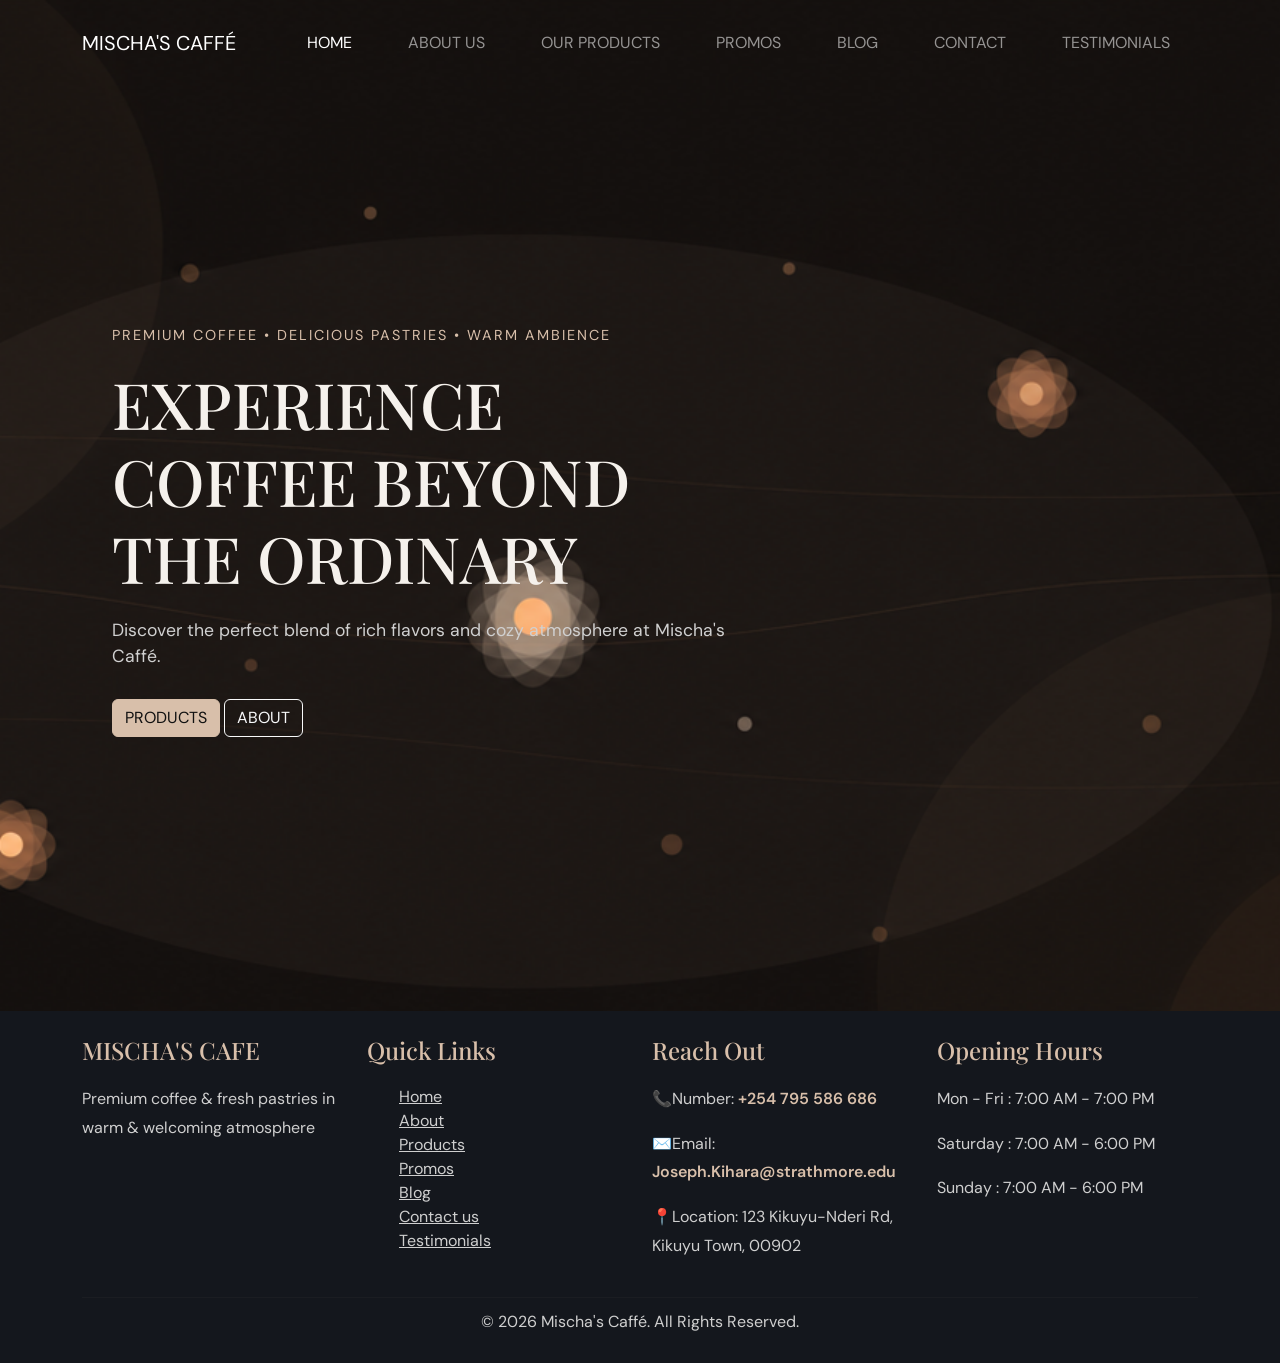
<file: index.html>
<!DOCTYPE html>
<html lang="en">
    <head>
        <meta charset="UTF-8">
        <meta name="viewport" content="width=device-width, initial-scale=1.0">

        <link rel="preconnect" href="https://fonts.googleapis.com">
        <link rel="preconnect" href="https://fonts.gstatic.com" crossorigin>
        <link href="https://fonts.googleapis.com/css2?family=Playfair+Display:wght@400;500;600;700&family=DM+Sans:wght@300;400;500;700&display=swap" rel="stylesheet">

        <link href="https://cdn.jsdelivr.net/npm/bootstrap@5.3.7/dist/css/bootstrap.min.css" rel="stylesheet">

        <link rel="stylesheet" href="css/styles.css">

        <title>Mischa's Caffé</title>
        <link rel="icon" type="image/x-icon" href="images/favicon.png">
    </head>
    <body>
        <nav class="navbar navbar-expand-lg navbar-dark">
            <div class="container">
                <a class="navbar-brand" href="index.html">MISCHA'S CAFFÉ</a>
                <button class="navbar-toggler" type="button" data-bs-toggle="collapse" data-bs-target="#navbarNav">
                    <span class="navbar-toggler-icon"></span>
                </button>

                <div class="collapse navbar-collapse" id="navbarNav">
                    <ul class="navbar-nav ms-auto">
                        <li class="toplinks">
                            <a class="nav-link active" href="index.html">HOME</a>
                        </li>
                        <li class="toplinks">
                            <a class="nav-link" href="about.html">ABOUT US</a>
                        </li>
                        <li class="toplinks">
                            <a class="nav-link" href="products.html">OUR PRODUCTS</a>
                        </li>
                        <li class="toplinks">
                            <a class="nav-link" href="promos.html">PROMOS</a>
                        </li>
                        <li class="toplinks">
                            <a class="nav-link" href="blog.html">BLOG</a>
                        </li>
                        <li class="toplinks">
                            <a class="nav-link" href="contacts.html">CONTACT</a>
                        </li>
                        <li class="toplinks">
                            <a class="nav-link" href="testimonials.html">TESTIMONIALS</a>
                        </li>
                    </ul>
                </div>
            </div>
        </nav>

        <div class="hero">
                <div class="container">
                    <div class="hero-content">
                        <p class="hero-tagline">
                            PREMIUM COFFEE • DELICIOUS PASTRIES • WARM AMBIENCE
                        </p>
                        <h1 class="hero-heading">
                            EXPERIENCE COFFEE BEYOND THE ORDINARY
                        </h1>
                        <p class="hero-description">
                            Discover the perfect blend of rich flavors and cozy atmosphere at Mischa's Caffé.
                        </p>
                        <div class="hero-buttons">
                            <a href="products.html" class="btn btn-primary">
                                PRODUCTS
                            </a>
                            <a href="about.html" class="btn btn-outline-light">
                                ABOUT
                            </a>
                        </div>
                    </div>
                </div>
        </div>
        <footer class="footer">
            <div class="container">
                <div class="row gy-4">
                    <div class="col-md-6 col-lg-3">
                        <h4>MISCHA'S CAFE</h4>
                        <p>Premium coffee & fresh pastries in warm & welcoming atmosphere</p>
                    </div>
                    <div class="col-md-6 col-lg-3">
                        <h4>Quick Links</h4>
                        <ul class="footer-links">
                            <li><a href="index.html">Home</a></li>
                            <li><a href="about.html">About</a></li>
                            <li><a href="products.html">Products</a></li>
                            <li><a href="promos.html">Promos</a></li>
                            <li><a href="blog.html">Blog</a></li>
                            <li><a href="contacts.html">Contact us</a></li>
                            <li><a href="testimonials.html">Testimonials</a></li>
                        </ul>
                    </div>
                    <div class="col-md-6 col-lg-3">
                        <h4>Reach Out</h4>
                        <p>📞Number: <span id="phoneNumber" class="copy-text"> +254 795 586 686</span></p>
                        <p>✉️Email: <span id="emailAddress" class="copy-text"> Joseph.Kihara@strathmore.edu</span></p>
                        <p>📍Location: 123 Kikuyu-Nderi Rd, Kikuyu Town, 00902</p>
                    </div>
                    <div class="col-md-6 col-lg-3">
                        <h4>Opening Hours</h4>
                        <p>Mon - Fri : 7:00 AM - 7:00 PM</p>
                        <p>Saturday : 7:00 AM - 6:00 PM</p>
                        <p>Sunday : 7:00 AM - 6:00 PM</p>
                    </div>
                </div>
                <hr>
                <div class="footer-bottom text-center">
                    <p>
                        © <span id="year"></span> Mischa's Caffé. All Rights Reserved.
                    </p>
                </div>
            </div>
        </footer>
        <script src="https://cdn.jsdelivr.net/npm/bootstrap@5.3.7/dist/js/bootstrap.bundle.min.js"></script>

        <script src="js/script.js"></script>
    </body>
    
</html>
</file>
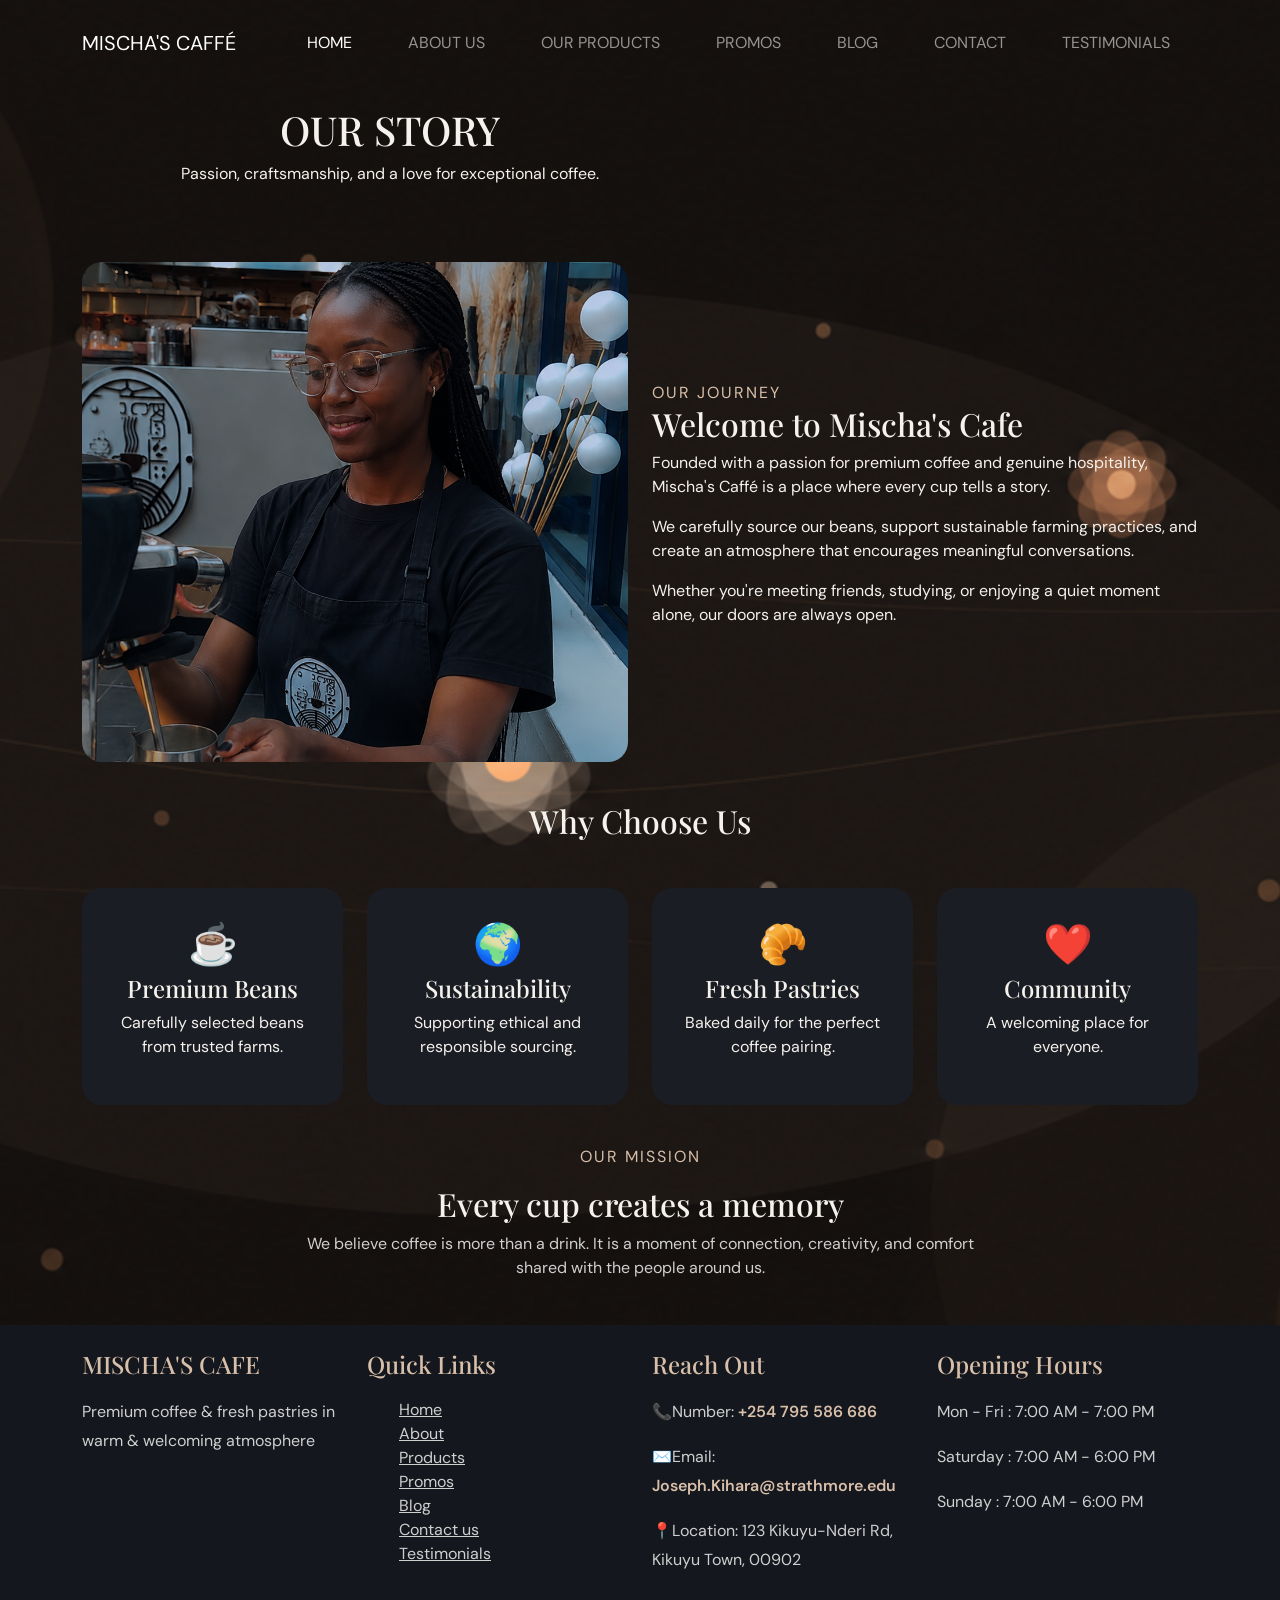
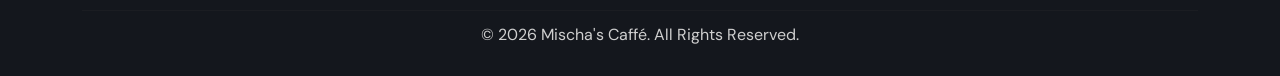
<file: about.html>
<!DOCTYPE html>
<html lang="en">
    <head>
        <meta charset="UTF-8">
        <meta name="viewport" content="width=device-width, initial-scale=1.0">

        <link rel="preconnect" href="https://fonts.googleapis.com">
        <link rel="preconnect" href="https://fonts.gstatic.com" crossorigin>
        <link href="https://fonts.googleapis.com/css2?family=Playfair+Display:wght@400;500;600;700&family=DM+Sans:wght@300;400;500;700&display=swap" rel="stylesheet">

        <link href="https://cdn.jsdelivr.net/npm/bootstrap@5.3.7/dist/css/bootstrap.min.css" rel="stylesheet">

        <link rel="stylesheet" href="css/styles.css">

        <title>Mischa's Caffé</title>
        <link rel="icon" type="image/x-icon" href="images/favicon.png">
    </head>
    <body>
        <nav class="navbar navbar-expand-lg navbar-dark">
            <div class="container">
                <a class="navbar-brand" href="index.html">MISCHA'S CAFFÉ</a>
                <button class="navbar-toggler" type="button" data-bs-toggle="collapse" data-bs-target="#navbarNav">
                    <span class="navbar-toggler-icon"></span>
                </button>

                <div class="collapse navbar-collapse" id="navbarNav">
                    <ul class="navbar-nav ms-auto">
                        <li class="toplinks">
                            <a class="nav-link active" href="index.html">HOME</a>
                        </li>
                        <li class="toplinks">
                            <a class="nav-link" href="about.html">ABOUT US</a>
                        </li>
                        <li class="toplinks">
                            <a class="nav-link" href="products.html">OUR PRODUCTS</a>
                        </li>
                        <li class="toplinks">
                            <a class="nav-link" href="promos.html">PROMOS</a>
                        </li>
                        <li class="toplinks">
                            <a class="nav-link" href="blog.html">BLOG</a>
                        </li>
                        <li class="toplinks">
                            <a class="nav-link" href="contacts.html">CONTACT</a>
                        </li>
                        <li class="toplinks">
                            <a class="nav-link" href="testimonials.html">TESTIMONIALS</a>
                        </li>
                    </ul>
                </div>
            </div>
        </nav>

        <div class="about-hero">
                <div class="container text-center">
                    <h1>OUR STORY</h1>
                    <p>
                        Passion, craftsmanship, and a love for exceptional coffee.
                    </p>
                </div>
        </div>
        <section class="story-section">
            <div class="container">
                <div class="row align-items-center">
                    <div class="col-lg-6">
                        <img src="images/barista.png" alt="Barista" class="image-fluid story-image">
                    </div>
                    <div class="col-lg-6">
                        <span class="section-tag">
                            OUR JOURNEY
                        </span>
                        <h2>Welcome to Mischa's Cafe</h2>
                        <p>
                            Founded with a passion for premium coffee and genuine
                            hospitality, Mischa's Caffé is a place where every cup
                            tells a story.
                        </p>
                        <p>
                            We carefully source our beans, support sustainable
                            farming practices, and create an atmosphere that
                            encourages meaningful conversations.
                        </p>
                        <p>
                            Whether you're meeting friends, studying, or enjoying
                            a quiet moment alone, our doors are always open.
                        </p>
                    </div>
                </div>
            </div>
        </section>
        <section class="values-section">
            <div class="container">
                <h2 class="text-center mb-5">Why Choose Us</h2>
                <div class="row g-4">
                    <div class="col-md-6 col-lg-3">
                        <div class="value-card">
                            <h3>☕</h3>
                            <h4>Premium Beans</h4>
                            <p>Carefully selected beans from trusted farms.</p>
                        </div>
                    </div>
                    <div class="col-md-6 col-lg-3">
                        <div class="value-card">
                            <h3>🌍</h3>
                            <h4>Sustainability</h4>
                            <p>Supporting ethical and responsible sourcing.</p>
                        </div>
                    </div>
                    <div class="col-md-6 col-lg-3">
                        <div class="value-card">
                            <h3>🥐</h3>
                            <h4>Fresh Pastries</h4>
                            <p>Baked daily for the perfect coffee pairing.</p>
                        </div>
                    </div>
                    <div class="col-md-6 col-lg-3">
                        <div class="value-card">
                            <h3>❤️</h3>
                            <h4>Community</h4>
                            <p>A welcoming place for everyone.</p>
                        </div>
                    </div>
                </div>
            </div>
        </section>
        <section class="mission-section">
            <div class="container text-center">
                <p class="section-tag">OUR MISSION</p>
                <h2>Every cup creates a memory</h2>
                <p class="mission-text">
                    We believe coffee is more than a drink.
                    It is a moment of connection, creativity,
                    and comfort shared with the people around us.
                </p>
            </div>
        </section>
        <footer class="footer">
            <div class="container">
                <div class="row gy-4">
                    <div class="col-md-6 col-lg-3">
                        <h4>MISCHA'S CAFE</h4>
                        <p>Premium coffee & fresh pastries in warm & welcoming atmosphere</p>
                    </div>
                    <div class="col-md-6 col-lg-3">
                        <h4>Quick Links</h4>
                        <ul class="footer-links">
                            <li><a href="index.html">Home</a></li>
                            <li><a href="about.html">About</a></li>
                            <li><a href="products.html">Products</a></li>
                            <li><a href="promos.html">Promos</a></li>
                            <li><a href="blog.html">Blog</a></li>
                            <li><a href="contacts.html">Contact us</a></li>
                            <li><a href="testimonials.html">Testimonials</a></li>
                        </ul>
                    </div>
                    <div class="col-md-6 col-lg-3">
                        <h4>Reach Out</h4>
                        <p>📞Number: <span id="phoneNumber" class="copy-text"> +254 795 586 686</span></p>
                        <p>✉️Email: <span id="emailAddress" class="copy-text"> Joseph.Kihara@strathmore.edu</span></p>
                        <p>📍Location: 123 Kikuyu-Nderi Rd, Kikuyu Town, 00902</p>
                    </div>
                    <div class="col-md-6 col-lg-3">
                        <h4>Opening Hours</h4>
                        <p>Mon - Fri : 7:00 AM - 7:00 PM</p>
                        <p>Saturday : 7:00 AM - 6:00 PM</p>
                        <p>Sunday : 7:00 AM - 6:00 PM</p>
                    </div>
                </div>
                <hr>
                <div class="footer-bottom text-center">
                    <p>
                        © <span id="year"></span> Mischa's Caffé. All Rights Reserved.
                    </p>
                </div>
            </div>
        </footer>
        <script src="https://cdn.jsdelivr.net/npm/bootstrap@5.3.7/dist/js/bootstrap.bundle.min.js"></script>

        <script src="js/script.js"></script>
    </body>
    
</html>
</file>
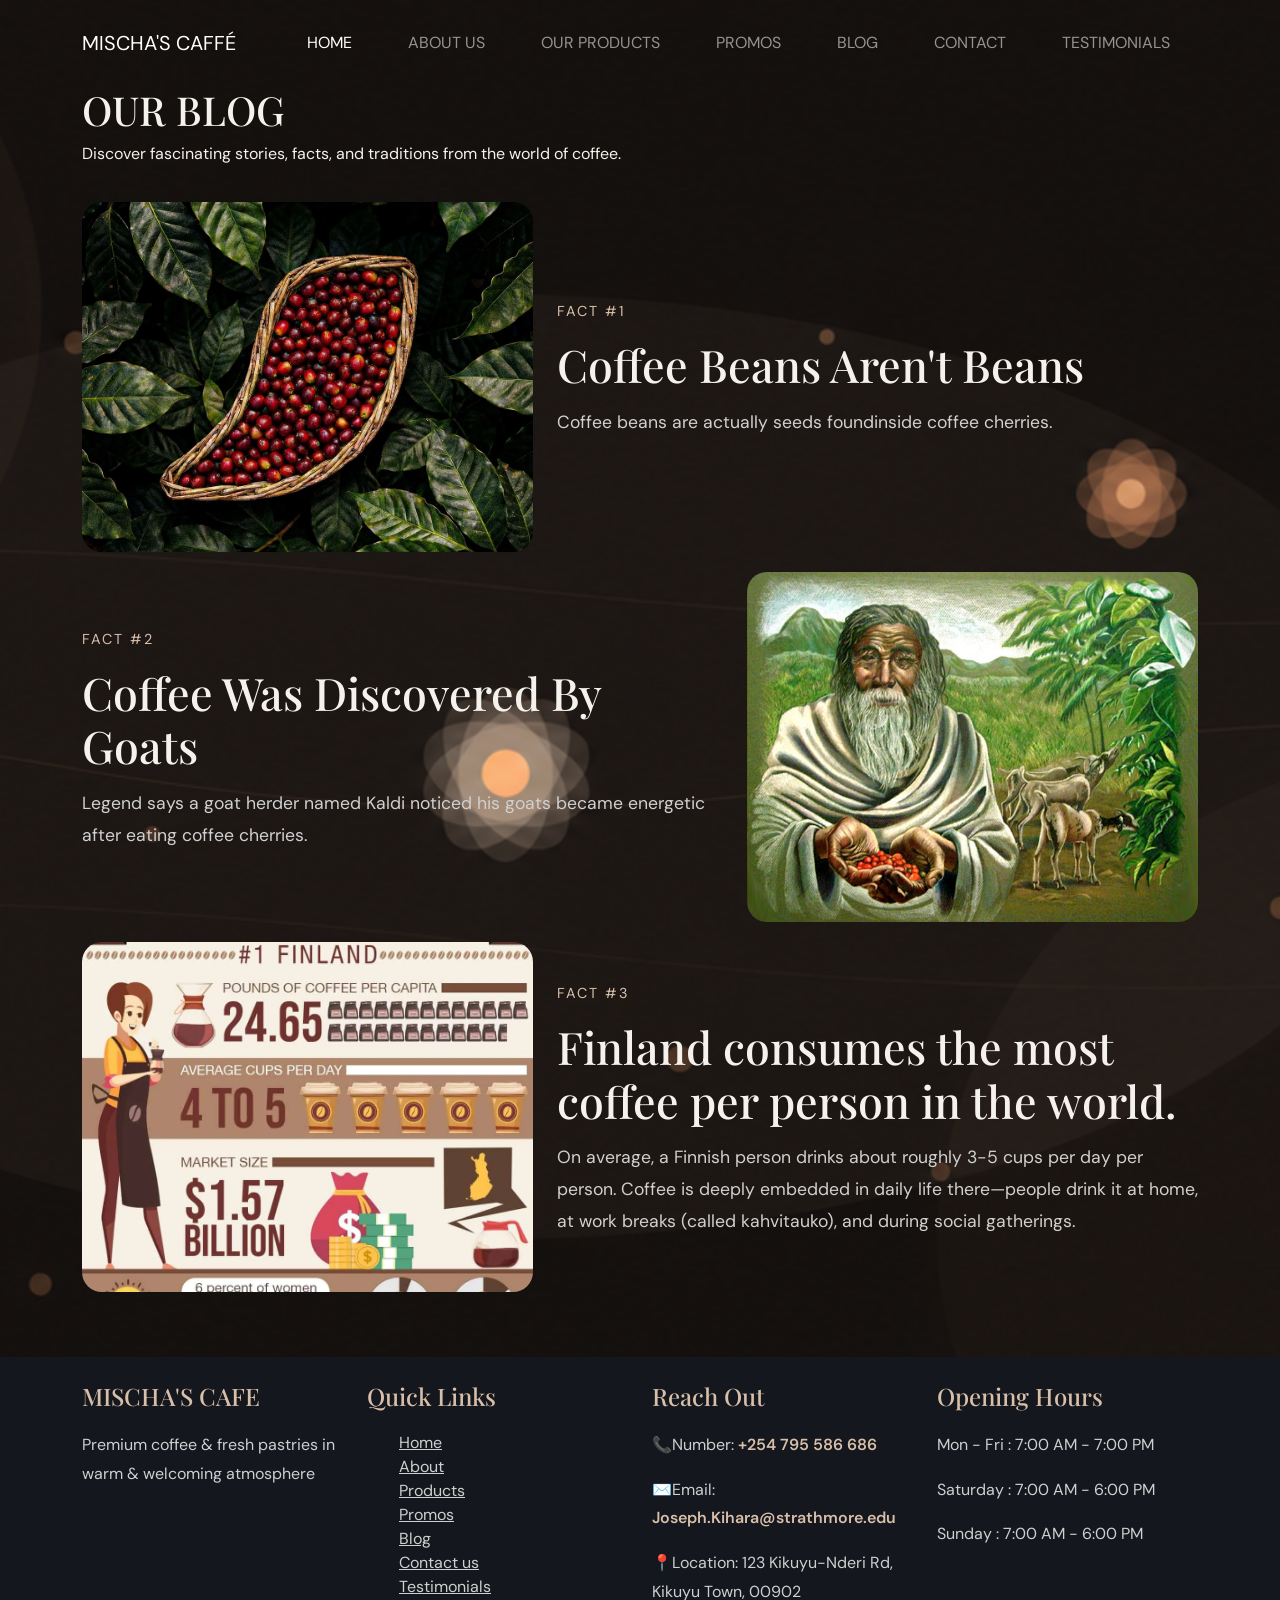
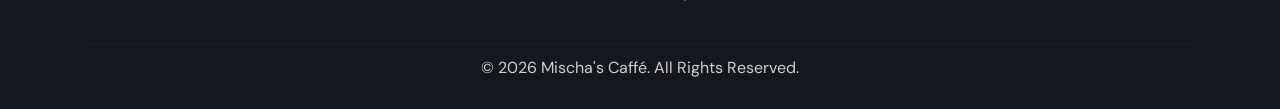
<file: blog.html>
<!DOCTYPE html>
<html lang="en">
    <head>
        <meta charset="UTF-8">
        <meta name="viewport" content="width=device-width, initial-scale=1.0">

        <link rel="preconnect" href="https://fonts.googleapis.com">
        <link rel="preconnect" href="https://fonts.gstatic.com" crossorigin>
        <link href="https://fonts.googleapis.com/css2?family=Playfair+Display:wght@400;500;600;700&family=DM+Sans:wght@300;400;500;700&display=swap" rel="stylesheet">

        <link href="https://cdn.jsdelivr.net/npm/bootstrap@5.3.7/dist/css/bootstrap.min.css" rel="stylesheet">

        <link rel="stylesheet" href="css/styles.css">

        <title>Mischa's Caffé</title>
        <link rel="icon" type="image/x-icon" href="images/favicon.png">
    </head>
    <body>
        <nav class="navbar navbar-expand-lg navbar-dark">
            <div class="container">
                <a class="navbar-brand" href="index.html">MISCHA'S CAFFÉ</a>
                <button class="navbar-toggler" type="button" data-bs-toggle="collapse" data-bs-target="#navbarNav">
                    <span class="navbar-toggler-icon"></span>
                </button>

                <div class="collapse navbar-collapse" id="navbarNav">
                    <ul class="navbar-nav ms-auto">
                        <li class="toplinks">
                            <a class="nav-link active" href="index.html">HOME</a>
                        </li>
                        <li class="toplinks">
                            <a class="nav-link" href="about.html">ABOUT US</a>
                        </li>
                        <li class="toplinks">
                            <a class="nav-link" href="products.html">OUR PRODUCTS</a>
                        </li>
                        <li class="toplinks">
                            <a class="nav-link" href="promos.html">PROMOS</a>
                        </li>
                        <li class="toplinks">
                            <a class="nav-link" href="blog.html">BLOG</a>
                        </li>
                        <li class="toplinks">
                            <a class="nav-link" href="contacts.html">CONTACT</a>
                        </li>
                        <li class="toplinks">
                            <a class="nav-link" href="testimonials.html">TESTIMONIALS</a>
                        </li>
                    </ul>
                </div>
            </div>
        </nav>

        <div class="blog-hero">
            <div class="container">
                <h1>OUR BLOG</h1>
                <p>
                    Discover fascinating stories,
                    facts, and traditions from the
                    world of coffee.
                </p>
            </div>
        </div>
        <section class="coffee-facts">
            <div class="container">
                <div class="fact-item row align-items-center">
                    <div class="col-lg-5">
                        <img src="images/coffee-cheries.jpg" class="img-fluid fact-image" alt="Coffee Cherries">
                    </div>
                    <div class="col-lg-7">
                        <span class="fact-number">FACT #1</span>
                        <h2>Coffee Beans Aren't Beans</h2>
                        <p>Coffee beans are actually seeds foundinside coffee cherries.</p>
                    </div>
                </div>
                <div class="fact-item row align-items-center">
                    <div class="col-lg-7 order-lg-1">
                        <span class="fact-number">FACT #2</span>
                        <h2>Coffee Was Discovered By Goats</h2>
                        <p>Legend says a goat herder named Kaldi noticed his goats became 
                            energetic after eating coffee cherries.
                        </p>
                    </div>
                    <div class="col-lg-5 order-lg-2">
                        <img src="images/coffee-origin.jpg" class="img-fluid fact-image">
                    </div>
                </div>
                <div class="fact-item row align-items-center">
                    <div class="col-lg-5">
                        <img src="images/finland-consumption.webp" class="img-fluid fact-image" alt="Finland Consumption">
                    </div>
                    <div class="col-lg-7">
                        <span class="fact-number">FACT #3</span>
                        <h2>Finland consumes the most coffee per person in the world.</h2>
                        <p>On average, a Finnish person drinks about roughly 3-5 cups per day per person. 
                            Coffee is deeply embedded in daily life there—people drink it at home, 
                            at work breaks (called kahvitauko), and during social gatherings.
                        </p>
                    </div>
                </div>
            </div>
        </section>
        <footer class="footer">
            <div class="container">
                <div class="row gy-4">
                    <div class="col-md-6 col-lg-3">
                        <h4>MISCHA'S CAFE</h4>
                        <p>Premium coffee & fresh pastries in warm & welcoming atmosphere</p>
                    </div>
                    <div class="col-md-6 col-lg-3">
                        <h4>Quick Links</h4>
                        <ul class="footer-links">
                            <li><a href="index.html">Home</a></li>
                            <li><a href="about.html">About</a></li>
                            <li><a href="products.html">Products</a></li>
                            <li><a href="promos.html">Promos</a></li>
                            <li><a href="blog.html">Blog</a></li>
                            <li><a href="contacts.html">Contact us</a></li>
                            <li><a href="testimonials.html">Testimonials</a></li>
                        </ul>
                    </div>
                    <div class="col-md-6 col-lg-3">
                        <h4>Reach Out</h4>
                        <p>📞Number: <span id="phoneNumber" class="copy-text"> +254 795 586 686</span></p>
                        <p>✉️Email: <span id="emailAddress" class="copy-text"> Joseph.Kihara@strathmore.edu</span></p>
                        <p>📍Location: 123 Kikuyu-Nderi Rd, Kikuyu Town, 00902</p>
                    </div>
                    <div class="col-md-6 col-lg-3">
                        <h4>Opening Hours</h4>
                        <p>Mon - Fri : 7:00 AM - 7:00 PM</p>
                        <p>Saturday : 7:00 AM - 6:00 PM</p>
                        <p>Sunday : 7:00 AM - 6:00 PM</p>
                    </div>
                </div>
                <hr>
                <div class="footer-bottom text-center">
                    <p>
                        © <span id="year"></span> Mischa's Caffé. All Rights Reserved.
                    </p>
                </div>
            </div>
        </footer>
        <script src="https://cdn.jsdelivr.net/npm/bootstrap@5.3.7/dist/js/bootstrap.bundle.min.js"></script>

        <script src="js/script.js"></script>
    </body>
    
</html>
</file>
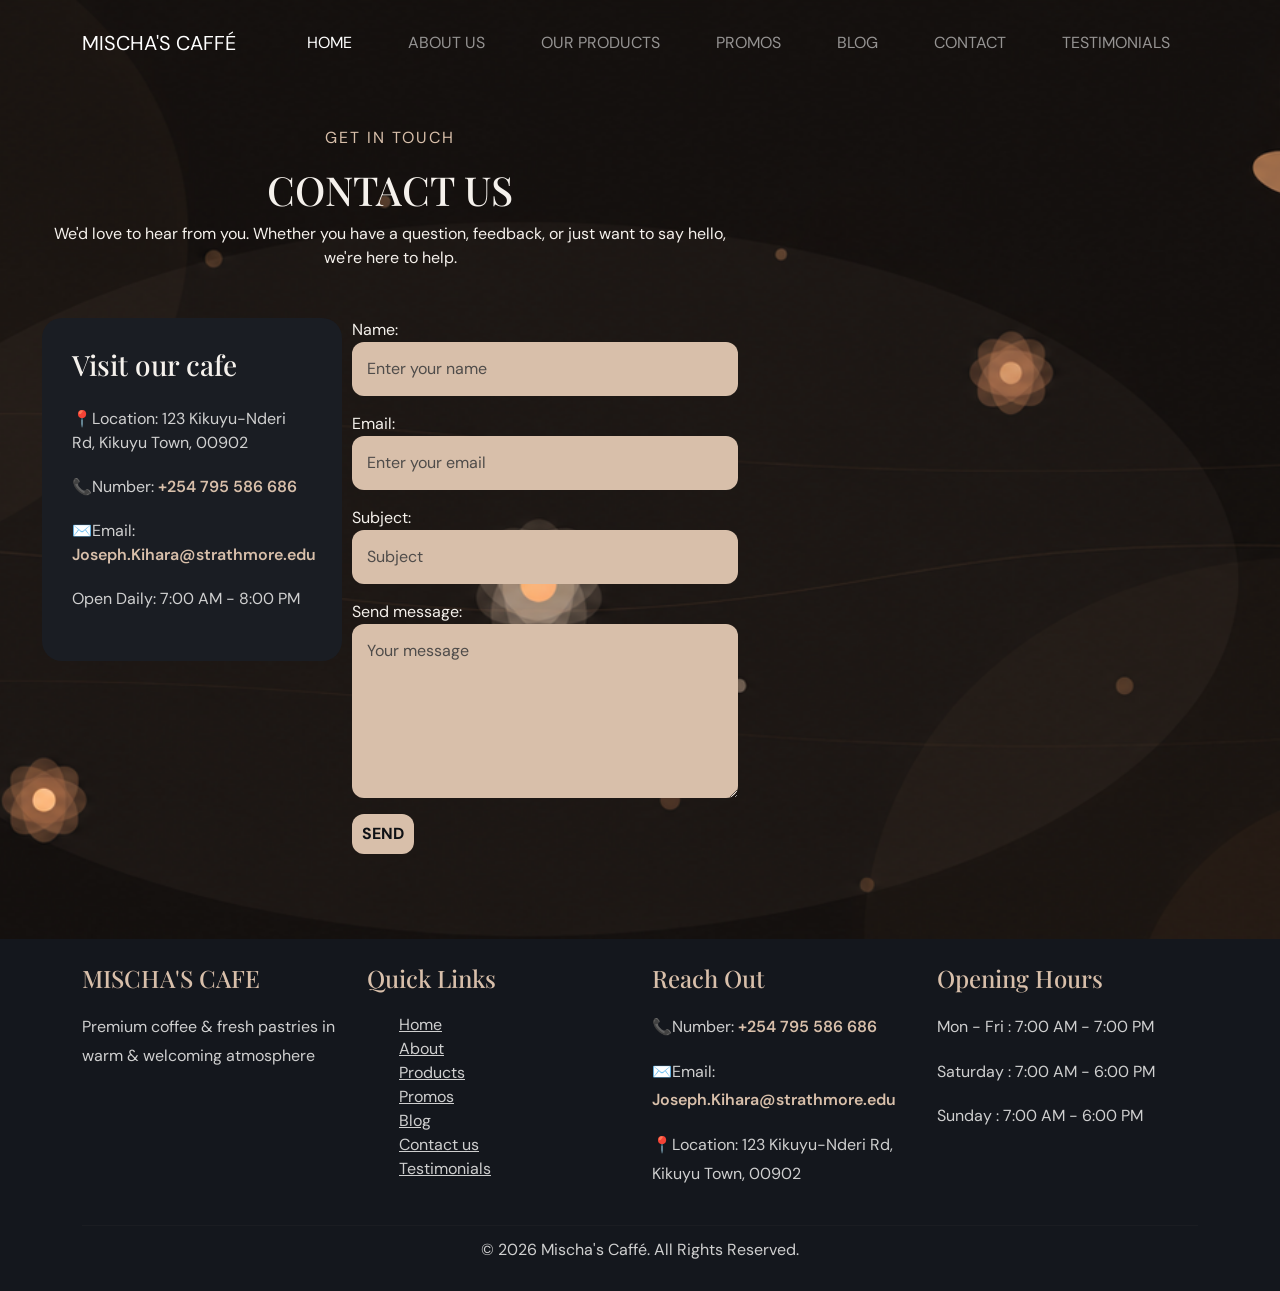
<file: contacts.html>
<!DOCTYPE html>
<html lang="en">
    <head>
        <meta charset="UTF-8">
        <meta name="viewport" content="width=device-width, initial-scale=1.0">

        <link rel="preconnect" href="https://fonts.googleapis.com">
        <link rel="preconnect" href="https://fonts.gstatic.com" crossorigin>
        <link href="https://fonts.googleapis.com/css2?family=Playfair+Display:wght@400;500;600;700&family=DM+Sans:wght@300;400;500;700&display=swap" rel="stylesheet">

        <link href="https://cdn.jsdelivr.net/npm/bootstrap@5.3.7/dist/css/bootstrap.min.css" rel="stylesheet">

        <link rel="stylesheet" href="css/styles.css">

        <title>Mischa's Caffé</title>
        <link rel="icon" type="image/x-icon" href="images/favicon.png">
    </head>
    <body>
        <nav class="navbar navbar-expand-lg navbar-dark">
            <div class="container">
                <a class="navbar-brand" href="index.html">MISCHA'S CAFFÉ</a>
                <button class="navbar-toggler" type="button" data-bs-toggle="collapse" data-bs-target="#navbarNav">
                    <span class="navbar-toggler-icon"></span>
                </button>

                <div class="collapse navbar-collapse" id="navbarNav">
                    <ul class="navbar-nav ms-auto">
                        <li class="toplinks">
                            <a class="nav-link active" href="index.html">HOME</a>
                        </li>
                        <li class="toplinks">
                            <a class="nav-link" href="about.html">ABOUT US</a>
                        </li>
                        <li class="toplinks">
                            <a class="nav-link" href="products.html">OUR PRODUCTS</a>
                        </li>
                        <li class="toplinks">
                            <a class="nav-link" href="promos.html">PROMOS</a>
                        </li>
                        <li class="toplinks">
                            <a class="nav-link" href="blog.html">BLOG</a>
                        </li>
                        <li class="toplinks">
                            <a class="nav-link" href="contacts.html">CONTACT</a>
                        </li>
                        <li class="toplinks">
                            <a class="nav-link" href="testimonials.html">TESTIMONIALS</a>
                        </li>
                    </ul>
                </div>
            </div>
        </nav>

        <div class="contact-hero">
            <div class="contact-section">
                <div class="container">
                    <div class="text-center mb-5">
                        <p class="section-tag">
                            GET IN TOUCH
                        </p>
                        <h1>CONTACT US</h1>
                        <p>
                            We'd love to hear from you. Whether you have a question,
                            feedback, or just want to say hello, we're here to help.
                        </p>
                    </div>
                    <div class="row g-5">
                        <div class="col-lg-5">
                            <div class="contact-info">
                                <h3>Visit our cafe</h3>
                                <p>📍Location: 123 Kikuyu-Nderi Rd, Kikuyu Town, 00902</p>
                                <p>📞Number: <span id="phoneNumber" class="copy-text"> +254 795 586 686</span></p>
                                <p>✉️Email: <span id="emailAddress" class="copy-text"> Joseph.Kihara@strathmore.edu</span></p>
                                <p>Open Daily: 7:00 AM - 8:00 PM </p>
                            </div>
                        </div>
                        <div class="col-lg-7">
                            <form class="contact-form" id="contactForm">
                                <div class="mb-3">
                                    <label for="name">Name:</label><br>
                                    <input type="text" class="form-control" id="name" placeholder="Enter your name">
                                </div>
                                <div class="mb-3">
                                    <label for="email">Email:</label><br>
                                    <input type="email" class="form-control" id="email" placeholder="Enter your email">
                                </div>
                                <div class="mb-3">
                                    <label for="subject">Subject:</label><br>
                                    <input type="text" class="form-control" id="subject" placeholder="Subject">
                                </div>
                                <div class="mb-3">
                                    <label for="message">Send message:</label><br>
                                    <textarea class="form-control" rows="6" id="message" placeholder="Your message"></textarea>
                                </div>
                                <p id="errorMessage"></p>
                                <button type="submit" class="btn submit-btn">SEND</button>
                            </form>
                        </div>
                    </div>
                </div>
            </div>
        </div>
        <footer class="footer">
            <div class="container">
                <div class="row gy-4">
                    <div class="col-md-6 col-lg-3">
                        <h4>MISCHA'S CAFE</h4>
                        <p>Premium coffee & fresh pastries in warm & welcoming atmosphere</p>
                    </div>
                    <div class="col-md-6 col-lg-3">
                        <h4>Quick Links</h4>
                        <ul class="footer-links">
                            <li><a href="index.html">Home</a></li>
                            <li><a href="about.html">About</a></li>
                            <li><a href="products.html">Products</a></li>
                            <li><a href="promos.html">Promos</a></li>
                            <li><a href="blog.html">Blog</a></li>
                            <li><a href="contacts.html">Contact us</a></li>
                            <li><a href="testimonials.html">Testimonials</a></li>
                        </ul>
                    </div>
                    <div class="col-md-6 col-lg-3">
                        <h4>Reach Out</h4>
                        <p>📞Number: <span id="phoneNumber" class="copy-text"> +254 795 586 686</span></p>
                        <p>✉️Email: <span id="emailAddress" class="copy-text"> Joseph.Kihara@strathmore.edu</span></p>
                        <p>📍Location: 123 Kikuyu-Nderi Rd, Kikuyu Town, 00902</p>
                    </div>
                    <div class="col-md-6 col-lg-3">
                        <h4>Opening Hours</h4>
                        <p>Mon - Fri : 7:00 AM - 7:00 PM</p>
                        <p>Saturday : 7:00 AM - 6:00 PM</p>
                        <p>Sunday : 7:00 AM - 6:00 PM</p>
                    </div>
                </div>
                <hr>
                <div class="footer-bottom text-center">
                    <p>
                        © <span id="year"></span> Mischa's Caffé. All Rights Reserved.
                    </p>
                </div>
            </div>
        </footer>
        <script src="https://cdn.jsdelivr.net/npm/bootstrap@5.3.7/dist/js/bootstrap.bundle.min.js"></script>

        <script src="js/script.js"></script>
    </body>
    
</html>
</file>
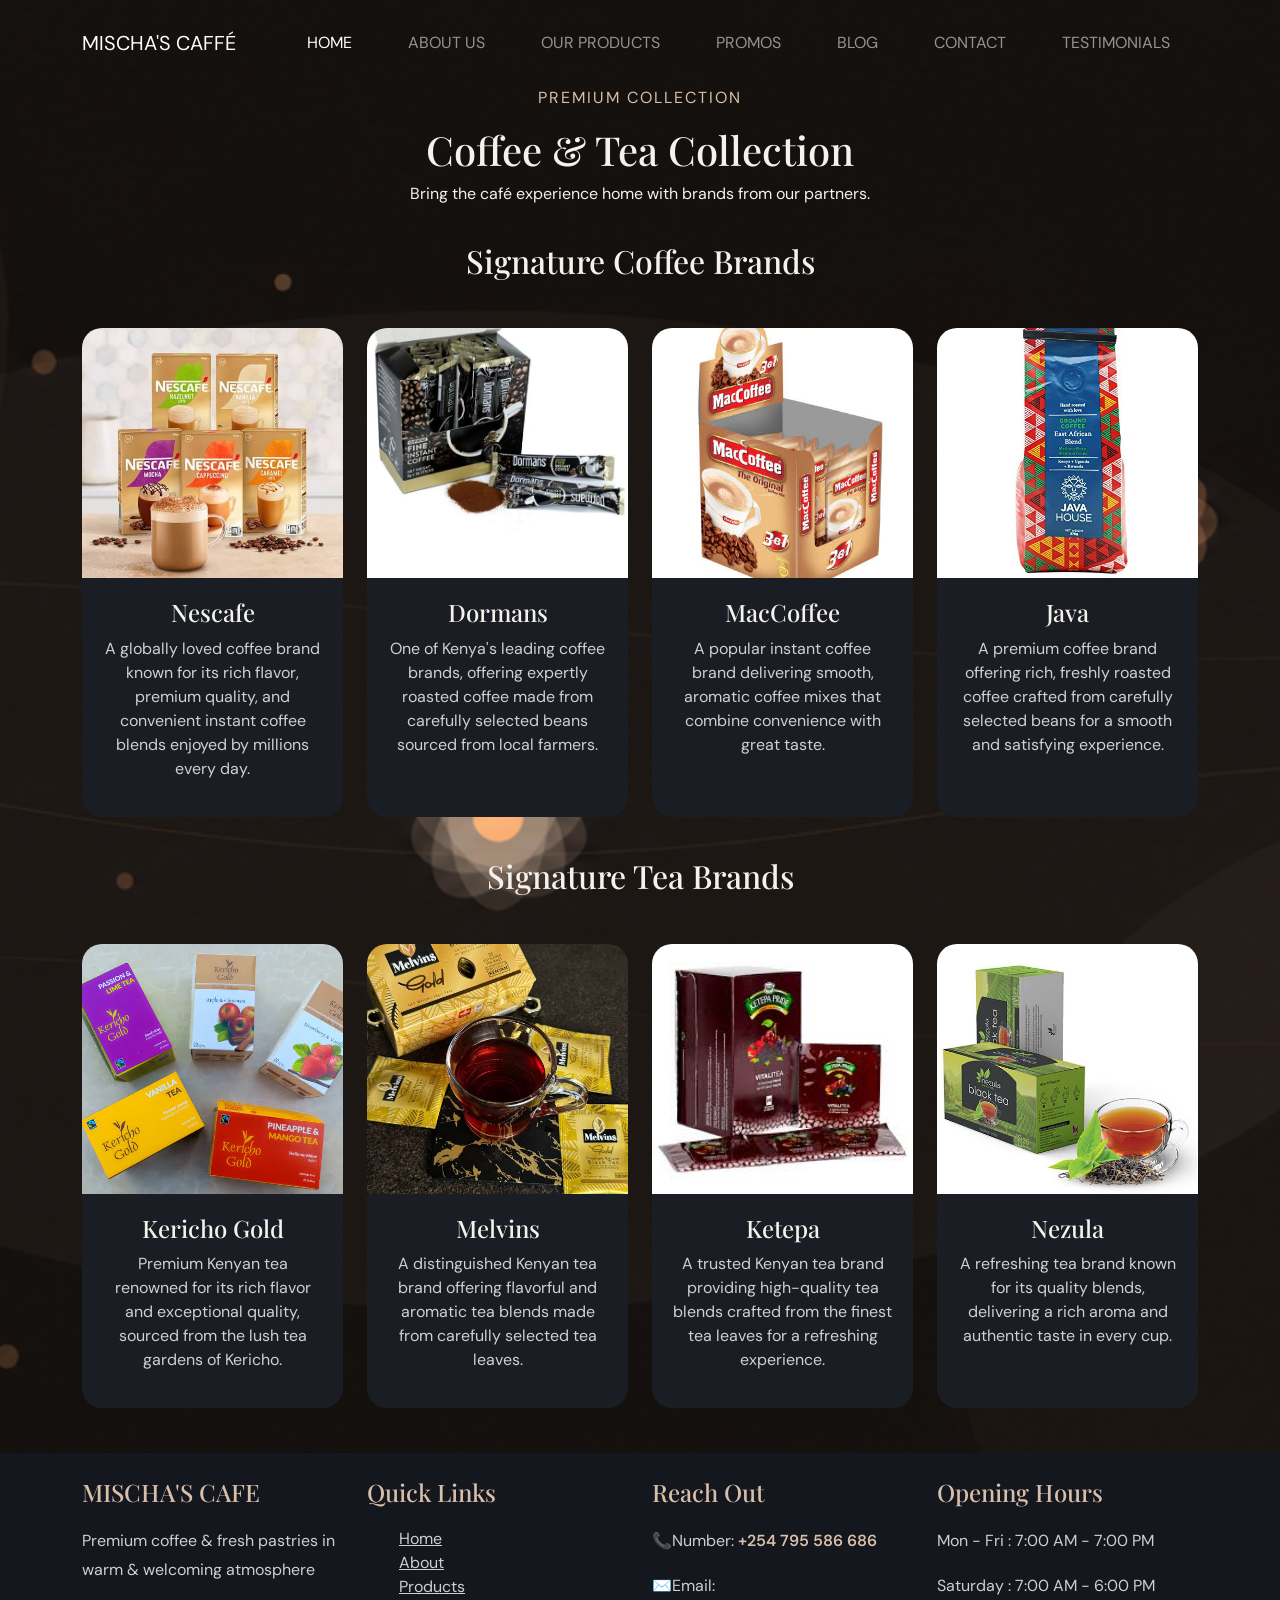
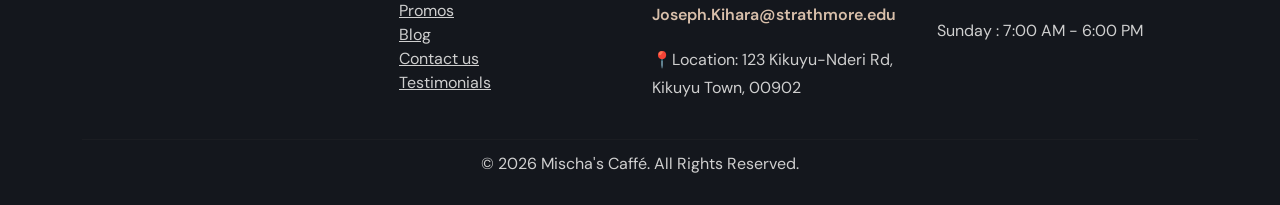
<file: others-products.html>
<!DOCTYPE html>
<html lang="en">
    <head>
        <meta charset="UTF-8">
        <meta name="viewport" content="width=device-width, initial-scale=1.0">

        <link rel="preconnect" href="https://fonts.googleapis.com">
        <link rel="preconnect" href="https://fonts.gstatic.com" crossorigin>
        <link href="https://fonts.googleapis.com/css2?family=Playfair+Display:wght@400;500;600;700&family=DM+Sans:wght@300;400;500;700&display=swap" rel="stylesheet">

        <link href="https://cdn.jsdelivr.net/npm/bootstrap@5.3.7/dist/css/bootstrap.min.css" rel="stylesheet">

        <link rel="stylesheet" href="css/styles.css">

        <title>Mischa's Caffé</title>
        <link rel="icon" type="image/x-icon" href="images/favicon.png">
    </head>
    <body>
        <nav class="navbar navbar-expand-lg navbar-dark">
            <div class="container">
                <a class="navbar-brand" href="index.html">MISCHA'S CAFFÉ</a>
                <button class="navbar-toggler" type="button" data-bs-toggle="collapse" data-bs-target="#navbarNav">
                    <span class="navbar-toggler-icon"></span>
                </button>

                <div class="collapse navbar-collapse" id="navbarNav">
                    <ul class="navbar-nav ms-auto">
                        <li class="toplinks">
                            <a class="nav-link active" href="index.html">HOME</a>
                        </li>
                        <li class="toplinks">
                            <a class="nav-link" href="about.html">ABOUT US</a>
                        </li>
                        <li class="toplinks">
                            <a class="nav-link" href="products.html">OUR PRODUCTS</a>
                        </li>
                        <li class="toplinks">
                            <a class="nav-link" href="promos.html">PROMOS</a>
                        </li>
                        <li class="toplinks">
                            <a class="nav-link" href="blog.html">BLOG</a>
                        </li>
                        <li class="toplinks">
                            <a class="nav-link" href="contacts.html">CONTACT</a>
                        </li>
                        <li class="toplinks">
                            <a class="nav-link" href="testimonials.html">TESTIMONIALS</a>
                        </li>
                    </ul>
                </div>
            </div>
        </nav>

        <div class="products-hero">
            <div class="container text-center">
                <p class="section-tag">
                    PREMIUM COLLECTION
                </p>
                <h1>Coffee & Tea Collection</h1>
                <p>
                    Bring the café experience home with brands from our partners.
                </p>
            </div>
        </div>
        <section class="coffee-section">
            <div class="container">
                <h2 class="mb-5 text-center">
                    Signature Coffee Brands
                </h2>
                <div class="row g-4">
                    <div class="col-md-6 col-lg-3">
                        <div class="collection-card">
                            <img src="./images/nescafe.jpeg" class="img-fluid">
                            <h4>Nescafe</h4>
                            <p>
                                A globally loved coffee brand known for its rich flavor, premium quality, 
                                and convenient instant coffee blends enjoyed by millions every day.
                            </p>
                        </div>
                    </div>
                    <div class="col-md-6 col-lg-3">
                        <div class="collection-card">
                            <img src="./images/dormans.jpeg" class="img-fluid">
                            <h4>Dormans</h4>
                            <p>
                                One of Kenya's leading coffee brands, offering expertly roasted coffee made from 
                                carefully selected beans sourced from local farmers.
                            </p>
                        </div>
                    </div>
                    <div class="col-md-6 col-lg-3">
                        <div class="collection-card">
                            <img src="./images/maccoffee.jpeg" class="img-fluid">
                            <h4>MacCoffee</h4>
                            <p>
                                A popular instant coffee brand delivering smooth, aromatic coffee mixes 
                                that combine convenience with great taste.
                            </p>
                        </div>
                    </div>
                    <div class="col-md-6 col-lg-3">
                        <div class="collection-card">
                            <img src="./images/java.jpg" class="img-fluid">
                            <h4>Java</h4>
                            <p>
                                A premium coffee brand offering rich, freshly roasted coffee crafted from 
                                carefully selected beans for a smooth and satisfying experience.
                            </p>
                        </div>
                    </div>
                </div>
            </div>
        </section>
        <section class="tea-section">
            <div class="container">
                <h2 class="mb-5 text-center">
                    Signature Tea Brands
                </h2>
                <div class="row g-4">
                    <div class="col-md-6 col-lg-3">
                        <div class="collection-card">
                            <img src="./images/kericho-gold.jpeg" class="img-fluid">
                            <h4>Kericho Gold</h4>
                            <p>
                                Premium Kenyan tea renowned for its rich flavor and exceptional quality, 
                                sourced from the lush tea gardens of Kericho.
                            </p>
                        </div>
                    </div>
                    <div class="col-md-6 col-lg-3">
                        <div class="collection-card">
                            <img src="./images/melvins.jpeg" class="img-fluid">
                            <h4>Melvins</h4>
                            <p>
                                A distinguished Kenyan tea brand offering flavorful and aromatic tea blends 
                                made from carefully selected tea leaves.
                            </p>
                        </div>
                    </div>
                    <div class="col-md-6 col-lg-3">
                        <div class="collection-card">
                            <img src="./images/ketepa.jpeg" class="img-fluid">
                            <h4>Ketepa</h4>
                            <p>
                                A trusted Kenyan tea brand providing high-quality tea blends crafted from the 
                                finest tea leaves for a refreshing experience.
                            </p>
                        </div>
                    </div>
                    <div class="col-md-6 col-lg-3">
                        <div class="collection-card">
                            <img src="./images/nezula.jpeg" class="img-fluid">
                            <h4>Nezula</h4>
                            <p>
                                A refreshing tea brand known for its quality blends, delivering a rich aroma 
                                and authentic taste in every cup.
                            </p>
                        </div>
                    </div>
                </div>
            </div>
        </section>
        <footer class="footer">
            <div class="container">
                <div class="row gy-4">
                    <div class="col-md-6 col-lg-3">
                        <h4>MISCHA'S CAFE</h4>
                        <p>Premium coffee & fresh pastries in warm & welcoming atmosphere</p>
                    </div>
                    <div class="col-md-6 col-lg-3">
                        <h4>Quick Links</h4>
                        <ul class="footer-links">
                            <li><a href="index.html">Home</a></li>
                            <li><a href="about.html">About</a></li>
                            <li><a href="products.html">Products</a></li>
                            <li><a href="promos.html">Promos</a></li>
                            <li><a href="blog.html">Blog</a></li>
                            <li><a href="contacts.html">Contact us</a></li>
                            <li><a href="testimonials.html">Testimonials</a></li>
                        </ul>
                    </div>
                    <div class="col-md-6 col-lg-3">
                        <h4>Reach Out</h4>
                        <p>📞Number: <span id="phoneNumber" class="copy-text"> +254 795 586 686</span></p>
                        <p>✉️Email: <span id="emailAddress" class="copy-text"> Joseph.Kihara@strathmore.edu</span></p>
                        <p>📍Location: 123 Kikuyu-Nderi Rd, Kikuyu Town, 00902</p>
                    </div>
                    <div class="col-md-6 col-lg-3">
                        <h4>Opening Hours</h4>
                        <p>Mon - Fri : 7:00 AM - 7:00 PM</p>
                        <p>Saturday : 7:00 AM - 6:00 PM</p>
                        <p>Sunday : 7:00 AM - 6:00 PM</p>
                    </div>
                </div>
                <hr>
                <div class="footer-bottom text-center">
                    <p>
                        © <span id="year"></span> Mischa's Caffé. All Rights Reserved.
                    </p>
                </div>
            </div>
        </footer>
        <script src="https://cdn.jsdelivr.net/npm/bootstrap@5.3.7/dist/js/bootstrap.bundle.min.js"></script>

        <script src="js/script.js"></script>
    </body>
    
</html>
</file>
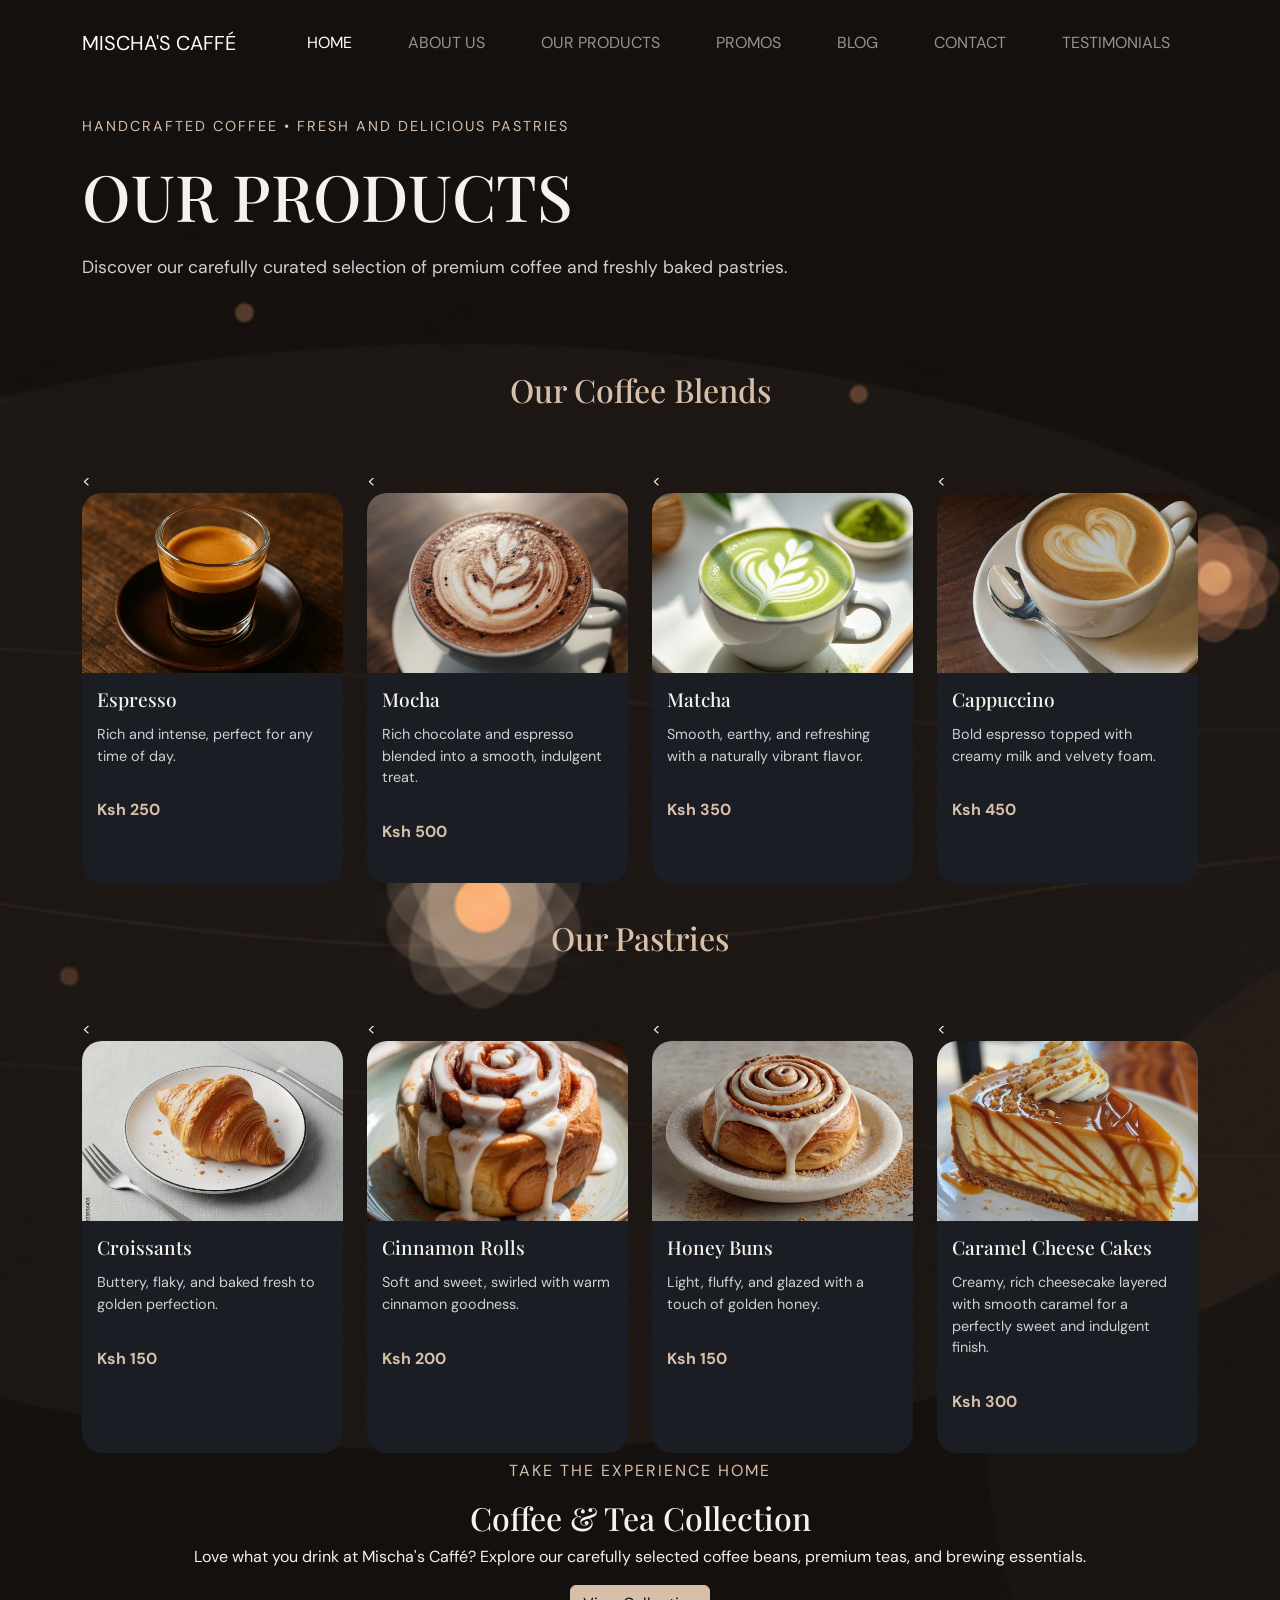
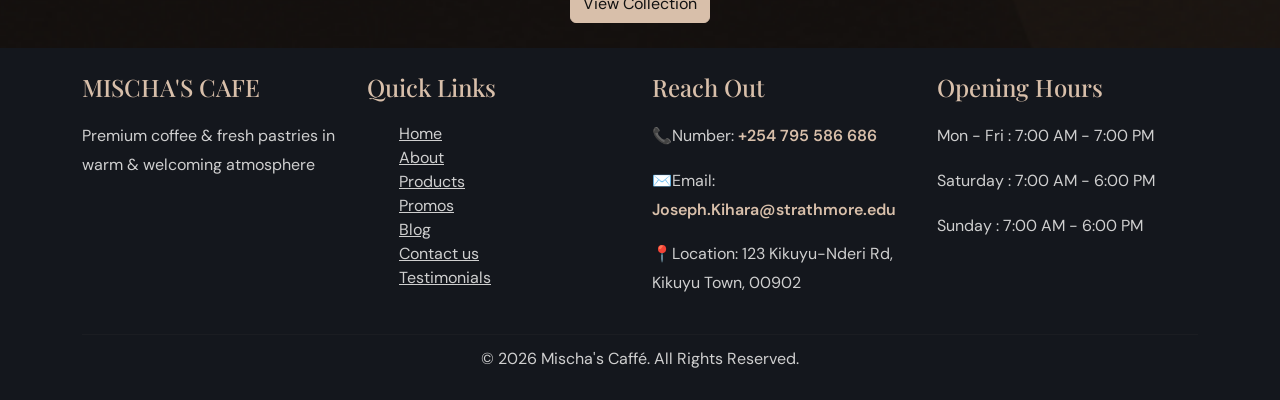
<file: products.html>
<!DOCTYPE html>
<html lang="en">
    <head>
        <meta charset="UTF-8">
        <meta name="viewport" content="width=device-width, initial-scale=1.0">

        <link rel="preconnect" href="https://fonts.googleapis.com">
        <link rel="preconnect" href="https://fonts.gstatic.com" crossorigin>
        <link href="https://fonts.googleapis.com/css2?family=Playfair+Display:wght@400;500;600;700&family=DM+Sans:wght@300;400;500;700&display=swap" rel="stylesheet">

        <link href="https://cdn.jsdelivr.net/npm/bootstrap@5.3.7/dist/css/bootstrap.min.css" rel="stylesheet">

        <link rel="stylesheet" href="css/styles.css">

        <title>Mischa's Caffé</title>
        <link rel="icon" type="image/x-icon" href="images/favicon.png">
    </head>
    <body>
        <nav class="navbar navbar-expand-lg navbar-dark">
            <div class="container">
                <a class="navbar-brand" href="index.html">MISCHA'S CAFFÉ</a>
                <button class="navbar-toggler" type="button" data-bs-toggle="collapse" data-bs-target="#navbarNav">
                    <span class="navbar-toggler-icon"></span>
                </button>

                <div class="collapse navbar-collapse" id="navbarNav">
                    <ul class="navbar-nav ms-auto">
                        <li class="toplinks">
                            <a class="nav-link active" href="index.html">HOME</a>
                        </li>
                        <li class="toplinks">
                            <a class="nav-link" href="about.html">ABOUT US</a>
                        </li>
                        <li class="toplinks">
                            <a class="nav-link" href="products.html">OUR PRODUCTS</a>
                        </li>
                        <li class="toplinks">
                            <a class="nav-link" href="promos.html">PROMOS</a>
                        </li>
                        <li class="toplinks">
                            <a class="nav-link" href="blog.html">BLOG</a>
                        </li>
                        <li class="toplinks">
                            <a class="nav-link" href="contacts.html">CONTACT</a>
                        </li>
                        <li class="toplinks">
                            <a class="nav-link" href="testimonials.html">TESTIMONIALS</a>
                        </li>
                    </ul>
                </div>
            </div>
        </nav>

        <section class="products-section">
            <div class="container">
                <p class="hero-tagline">
                    HANDCRAFTED COFFEE • FRESH AND DELICIOUS PASTRIES 
                </p>
                <h1 class="hero-heading">
                    OUR PRODUCTS
                </h1>
                <p class="hero-description">
                    Discover our carefully curated selection of premium coffee and freshly baked pastries.
                </p>
            </div>
        </section>
        <section class="products-section">
            <div class="container">
                <h2 class="section-title">
                    Our Coffee Blends
                </h2>
                <div class="row g-4">
                    <div class="col-6 col-md-4 col-lg-3"><
                        <div class="menu-card">
                            <img src="images/espresso.jpg" alt="Espresso" class="img-fluid">
                            <h3>Espresso</h3>
                            <p>Rich and intense, perfect for any time of day.</p>
                            <span>Ksh 250</span>
                        </div>
                    </div>
                    <div class="col-6 col-md-4 col-lg-3"><
                        <div class="menu-card">
                            <img src="images/mocha.jpg" alt="Mocha" class="img-fluid">
                            <h3>Mocha</h3>
                            <p>Rich chocolate and espresso blended into a smooth, indulgent treat.</p>
                            <span>Ksh 500</span>
                        </div>
                    </div>
                    <div class="col-6 col-md-4 col-lg-3"><
                        <div class="menu-card">
                            <img src="images/matcha.jpg" alt="Matcha" class="img-fluid">
                            <h3>Matcha</h3>
                            <p>Smooth, earthy, and refreshing with a naturally vibrant flavor.</p>
                            <span>Ksh 350</span>
                        </div>
                    </div>
                    <div class="col-6 col-md-4 col-lg-3"><
                        <div class="menu-card">
                            <img src="images/cappuccino.jpg" alt="Cappuccino" class="img-fluid">
                            <h3>Cappuccino</h3>
                            <p>Bold espresso topped with creamy milk and velvety foam.</p>
                            <span>Ksh 450</span>
                        </div>
                    </div>
                </div>
            </div>
        </section>
        <section class="products-section">
            <div class="container">
                <h2 class="section-title">
                    Our Pastries
                </h2>
                <div class="row g-4">
                    <div class="col-6 col-md-4 col-lg-3"><
                        <div class="menu-card">
                            <img src="images/croissant.jpg" alt="Croissant" class="img-fluid">
                            <h3>Croissants</h3>
                            <p>Buttery, flaky, and baked fresh to golden perfection.</p>
                            <span>Ksh 150</span>
                        </div>
                    </div>
                    <div class="col-6 col-md-4 col-lg-3"><
                        <div class="menu-card">
                            <img src="images/cinnamon-roll.jpg" alt="Cinnamon roll" class="img-fluid">
                            <h3>Cinnamon Rolls</h3>
                            <p>Soft and sweet, swirled with warm cinnamon goodness.</p>
                            <span>Ksh 200</span>
                        </div>
                    </div>
                    <div class="col-6 col-md-4 col-lg-3"><
                        <div class="menu-card">
                            <img src="images/honey-bun.jpg" alt="Honey Bun" class="img-fluid">
                            <h3>Honey Buns</h3>
                            <p>Light, fluffy, and glazed with a touch of golden honey.</p>
                            <span>Ksh 150</span>
                        </div>
                    </div>
                    <div class="col-6 col-md-4 col-lg-3"><
                        <div class="menu-card">
                            <img src="images/cheese-cake.jpg" alt="Cheese Cake" class="img-fluid">
                            <h3>Caramel Cheese Cakes</h3>
                            <p>Creamy, rich cheesecake layered with smooth caramel for a perfectly sweet and indulgent finish.</p>
                            <span>Ksh 300</span>
                        </div>
                    </div>
                </div>
            </div>
        </section>
        <section class="other-products">
            <div class="container text-center">
                <p class="section-tag">
                    TAKE THE EXPERIENCE HOME
                </p>
                <h2>Coffee & Tea Collection</h2>
                <p>
                    Love what you drink at Mischa's Caffé?
                    Explore our carefully selected coffee beans,
                    premium teas, and brewing essentials.
                </p>
                <a href="others-products.html" class="btn btn-primary">View Collection</a>
            </div>
        </section>
        <footer class="footer">
            <div class="container">
                <div class="row gy-4">
                    <div class="col-md-6 col-lg-3">
                        <h4>MISCHA'S CAFE</h4>
                        <p>Premium coffee & fresh pastries in warm & welcoming atmosphere</p>
                    </div>
                    <div class="col-md-6 col-lg-3">
                        <h4>Quick Links</h4>
                        <ul class="footer-links">
                            <li><a href="index.html">Home</a></li>
                            <li><a href="about.html">About</a></li>
                            <li><a href="products.html">Products</a></li>
                            <li><a href="promos.html">Promos</a></li>
                            <li><a href="blog.html">Blog</a></li>
                            <li><a href="contacts.html">Contact us</a></li>
                            <li><a href="testimonials.html">Testimonials</a></li>
                        </ul>
                    </div>
                    <div class="col-md-6 col-lg-3">
                        <h4>Reach Out</h4>
                        <p>📞Number: <span id="phoneNumber" class="copy-text"> +254 795 586 686</span></p>
                        <p>✉️Email: <span id="emailAddress" class="copy-text"> Joseph.Kihara@strathmore.edu</span></p>
                        <p>📍Location: 123 Kikuyu-Nderi Rd, Kikuyu Town, 00902</p>
                    </div>
                    <div class="col-md-6 col-lg-3">
                        <h4>Opening Hours</h4>
                        <p>Mon - Fri : 7:00 AM - 7:00 PM</p>
                        <p>Saturday : 7:00 AM - 6:00 PM</p>
                        <p>Sunday : 7:00 AM - 6:00 PM</p>
                    </div>
                </div>
                <hr>
                <div class="footer-bottom text-center">
                    <p>
                        © <span id="year"></span> Mischa's Caffé. All Rights Reserved.
                    </p>
                </div>
            </div>
        </footer>
        <script src="https://cdn.jsdelivr.net/npm/bootstrap@5.3.7/dist/js/bootstrap.bundle.min.js"></script>

        <script src="js/script.js"></script>
    </body>
    
</html>
</file>
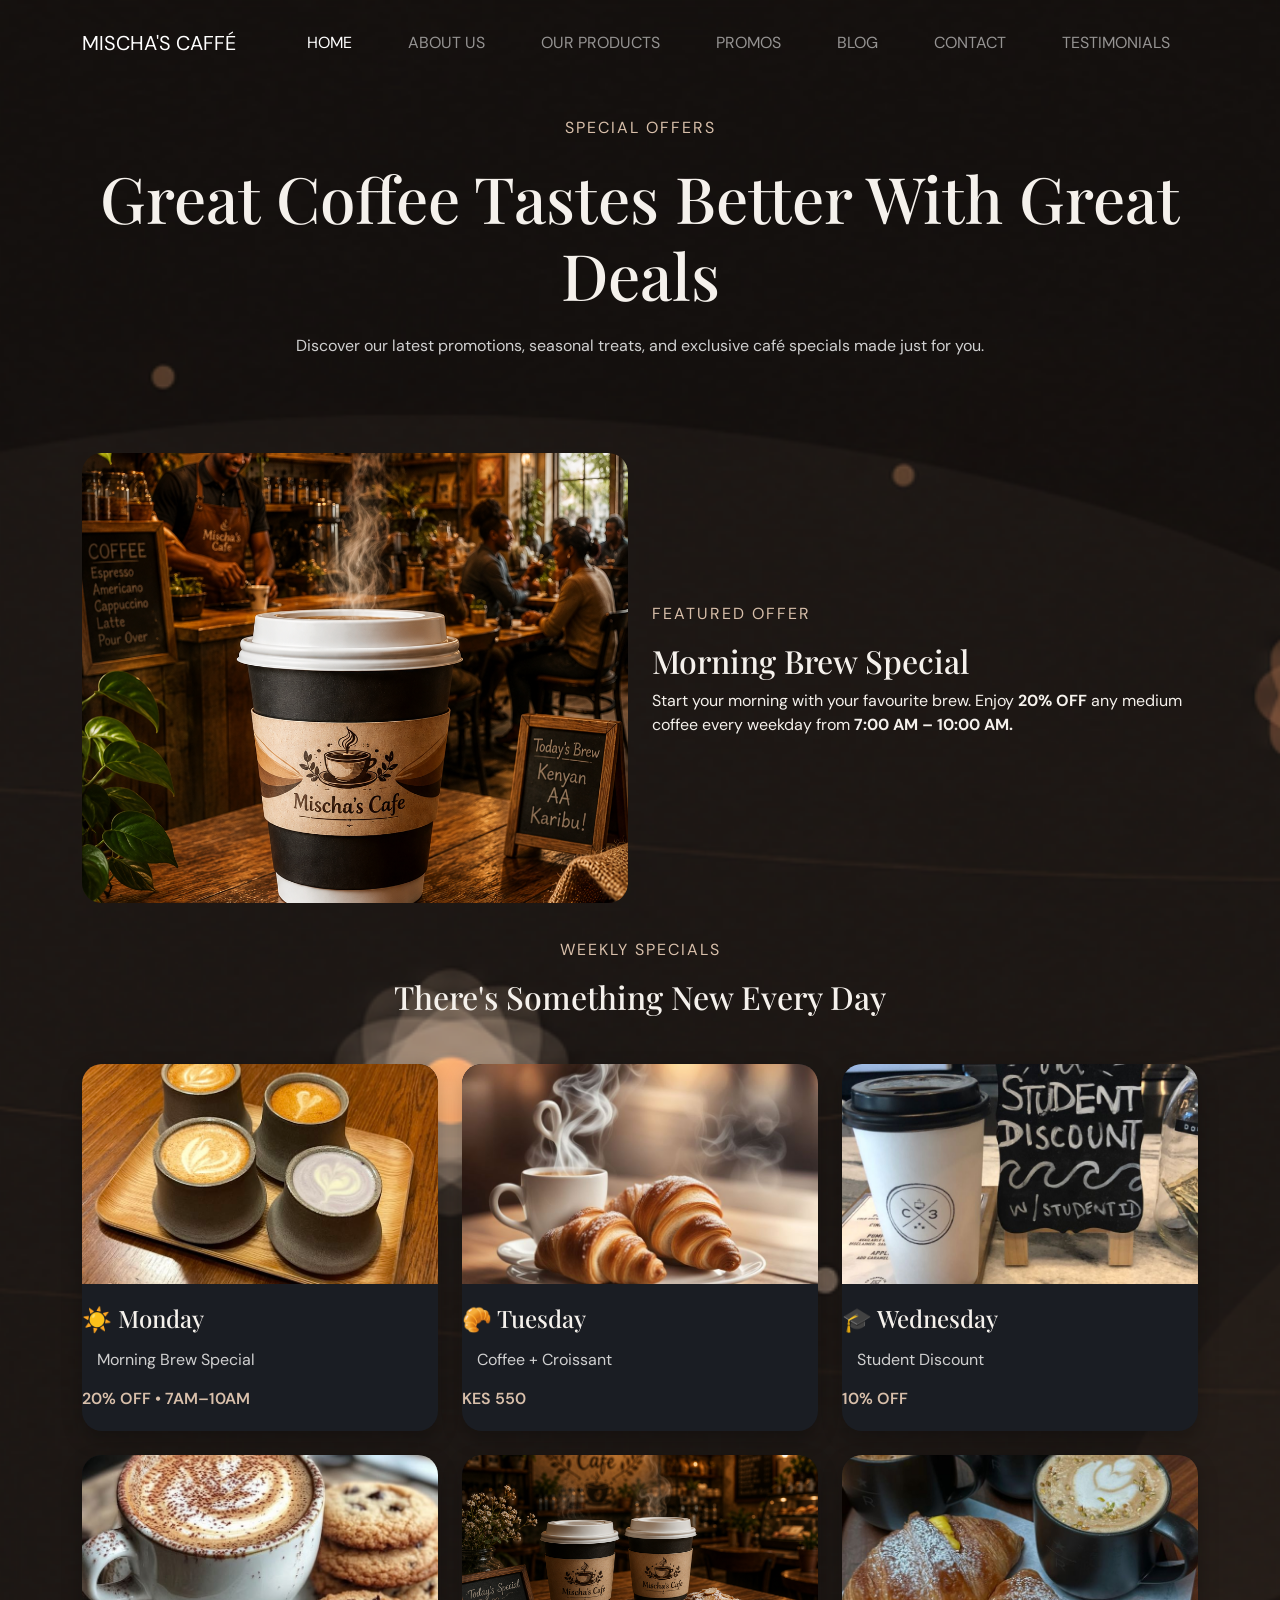
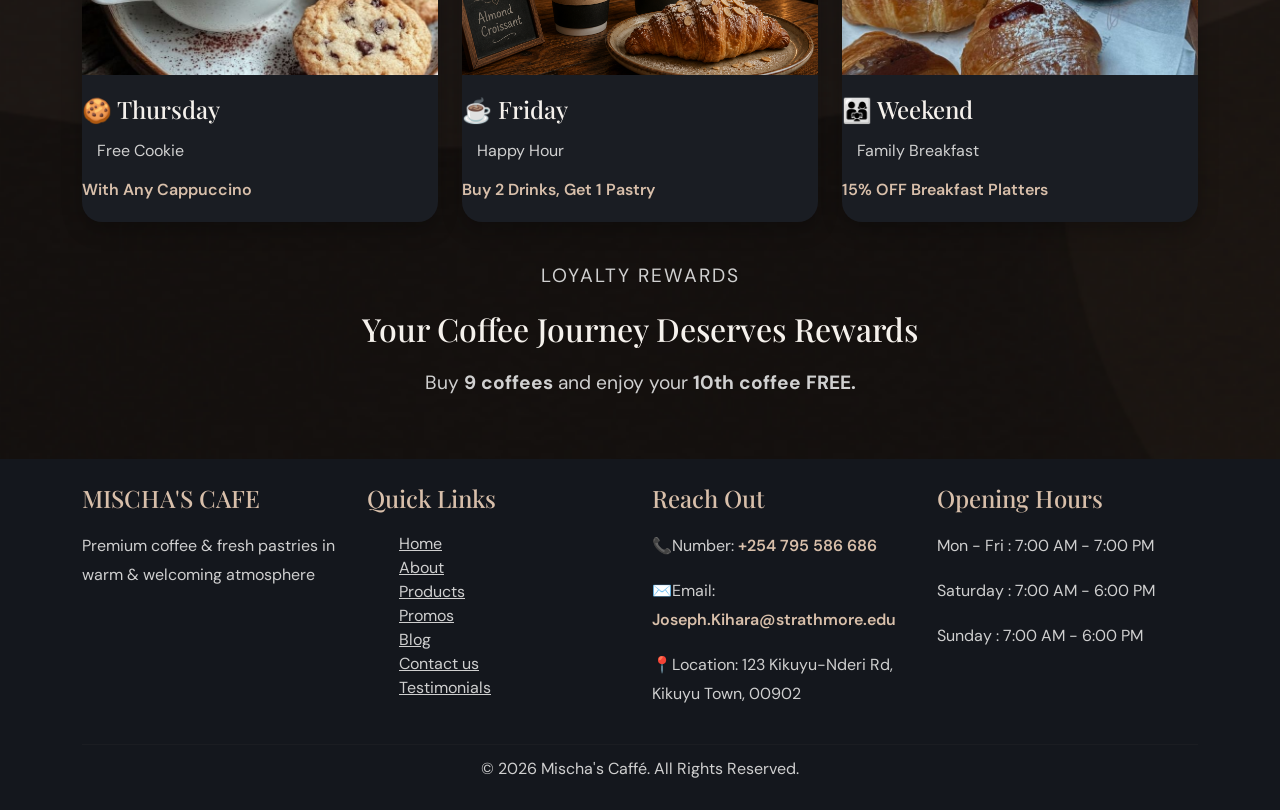
<file: promos.html>
<!DOCTYPE html>
<html lang="en">
    <head>
        <meta charset="UTF-8">
        <meta name="viewport" content="width=device-width, initial-scale=1.0">

        <link rel="preconnect" href="https://fonts.googleapis.com">
        <link rel="preconnect" href="https://fonts.gstatic.com" crossorigin>
        <link href="https://fonts.googleapis.com/css2?family=Playfair+Display:wght@400;500;600;700&family=DM+Sans:wght@300;400;500;700&display=swap" rel="stylesheet">

        <link href="https://cdn.jsdelivr.net/npm/bootstrap@5.3.7/dist/css/bootstrap.min.css" rel="stylesheet">

        <link rel="stylesheet" href="css/styles.css">

        <title>Mischa's Caffé</title>
        <link rel="icon" type="image/x-icon" href="images/favicon.png">
    </head>
    <body>
        <nav class="navbar navbar-expand-lg navbar-dark">
            <div class="container">
                <a class="navbar-brand" href="index.html">MISCHA'S CAFFÉ</a>
                <button class="navbar-toggler" type="button" data-bs-toggle="collapse" data-bs-target="#navbarNav">
                    <span class="navbar-toggler-icon"></span>
                </button>

                <div class="collapse navbar-collapse" id="navbarNav">
                    <ul class="navbar-nav ms-auto">
                        <li class="toplinks">
                            <a class="nav-link active" href="index.html">HOME</a>
                        </li>
                        <li class="toplinks">
                            <a class="nav-link" href="about.html">ABOUT US</a>
                        </li>
                        <li class="toplinks">
                            <a class="nav-link" href="products.html">OUR PRODUCTS</a>
                        </li>
                        <li class="toplinks">
                            <a class="nav-link" href="promos.html">PROMOS</a>
                        </li>
                        <li class="toplinks">
                            <a class="nav-link" href="blog.html">BLOG</a>
                        </li>
                        <li class="toplinks">
                            <a class="nav-link" href="contacts.html">CONTACT</a>
                        </li>
                        <li class="toplinks">
                            <a class="nav-link" href="testimonials.html">TESTIMONIALS</a>
                        </li>
                    </ul>
                </div>
            </div>
        </nav>

        <div class="offers-hero">
            <div class="container text-center">
                <p class="section-tag">
                    SPECIAL OFFERS
                </p>
                <h1>Great Coffee Tastes Better With Great Deals</h1>
                <p class="hero-subtitle">
                    Discover our latest promotions, seasonal treats,
                    and exclusive café specials made just for you.
                </p>
            </div>
        </div>
        <section class="featured-offer">
            <div class="container">
                <div class="row align-items-center">
                    <div class="col-lg-6">
                        <img src="images/coffee-cup.png"class="img-fluid featured-image" alt="Morning Coffee">
                    </div>
                    <div class="col-lg-6">
                        <p class="section-tag">FEATURED OFFER</p>
                        <h2>Morning Brew Special</h2>
                        <p>
                            Start your morning with your favourite brew.
                            Enjoy <strong>20% OFF</strong> any medium coffee
                            every weekday from <strong>7:00 AM – 10:00 AM.</strong>
                        </p>
                    </div>
                </div>
            </div>
        </section>
        <section class="weekly-offers">
            <div class="container">
                <p class="section-tag text-center">
                    WEEKLY SPECIALS
                </p>
                <h2 class="text-center mb-5">There's Something New Every Day</h2>
                <div class="row g-4">
                    <div class="col-md-6 col-lg-4">
                        <div class="offer-card">
                            <img src="images/monday.jpg" class="img-fluid">
                            <h4>☀️ Monday</h4>
                            <p>Morning Brew Special</p>
                            <span>20% OFF • 7AM–10AM</span>
                        </div>
                    </div>
                    <div class="col-md-6 col-lg-4">
                            <div class="offer-card">
                                <img src="images/tuesday.jpg" class="img-fluid">
                                <h4>🥐 Tuesday</h4>
                                <p>Coffee + Croissant</p>
                                <span>KES 550</span>
                            </div>
                        </div>
                        <div class="col-md-6 col-lg-4">
                            <div class="offer-card">
                                <img src="images/wednesday.jpg" class="img-fluid">
                                <h4>🎓 Wednesday</h4>
                                <p>Student Discount</p>
                                <span>10% OFF</span>
                            </div>
                        </div>
                        <div class="col-md-6 col-lg-4">
                            <div class="offer-card">
                                <img src="images/thursday.jpg" class="img-fluid">
                                <h4>🍪 Thursday</h4>
                                <p>Free Cookie</p>
                                <span>With Any Cappuccino</span>
                            </div>
                        </div>
                        <div class="col-md-6 col-lg-4">
                            <div class="offer-card">
                                <img src="images/friday.png" class="img-fluid">
                                <h4>☕ Friday</h4>
                                <p>Happy Hour</p>
                                <span>Buy 2 Drinks, Get 1 Pastry</span>
                            </div>
                        </div>
                        <div class="col-md-6 col-lg-4">
                        <div class="offer-card">
                            <img src="images/weekend.jpg" class="img-fluid">
                            <h4>👨‍👩‍👧 Weekend</h4>
                            <p>Family Breakfast</p>
                            <span>15% OFF Breakfast Platters</span>
                        </div>
                </div>
            </div>
        </section>
        <section class="loyalty">
            <div class="container text-center">
                <p class="section-tag">LOYALTY REWARDS</p>
                <h2>Your Coffee Journey Deserves Rewards</h2>
                <p>
                    Buy <strong>9 coffees</strong> and enjoy your
                    <strong>10th coffee FREE.</strong>
                </p>
            </div>
        </section>
        <footer class="footer">
            <div class="container">
                <div class="row gy-4">
                    <div class="col-md-6 col-lg-3">
                        <h4>MISCHA'S CAFE</h4>
                        <p>Premium coffee & fresh pastries in warm & welcoming atmosphere</p>
                    </div>
                    <div class="col-md-6 col-lg-3">
                        <h4>Quick Links</h4>
                        <ul class="footer-links">
                            <li><a href="index.html">Home</a></li>
                            <li><a href="about.html">About</a></li>
                            <li><a href="products.html">Products</a></li>
                            <li><a href="promos.html">Promos</a></li>
                            <li><a href="blog.html">Blog</a></li>
                            <li><a href="contacts.html">Contact us</a></li>
                            <li><a href="testimonials.html">Testimonials</a></li>
                        </ul>
                    </div>
                    <div class="col-md-6 col-lg-3">
                        <h4>Reach Out</h4>
                        <p>📞Number: <span id="phoneNumber" class="copy-text"> +254 795 586 686</span></p>
                        <p>✉️Email: <span id="emailAddress" class="copy-text"> Joseph.Kihara@strathmore.edu</span></p>
                        <p>📍Location: 123 Kikuyu-Nderi Rd, Kikuyu Town, 00902</p>
                    </div>
                    <div class="col-md-6 col-lg-3">
                        <h4>Opening Hours</h4>
                        <p>Mon - Fri : 7:00 AM - 7:00 PM</p>
                        <p>Saturday : 7:00 AM - 6:00 PM</p>
                        <p>Sunday : 7:00 AM - 6:00 PM</p>
                    </div>
                </div>
                <hr>
                <div class="footer-bottom text-center">
                    <p>
                        © <span id="year"></span> Mischa's Caffé. All Rights Reserved.
                    </p>
                </div>
            </div>
        </footer>
        <script src="https://cdn.jsdelivr.net/npm/bootstrap@5.3.7/dist/js/bootstrap.bundle.min.js"></script>

        <script src="js/script.js"></script>
    </body>
    
</html>
</file>
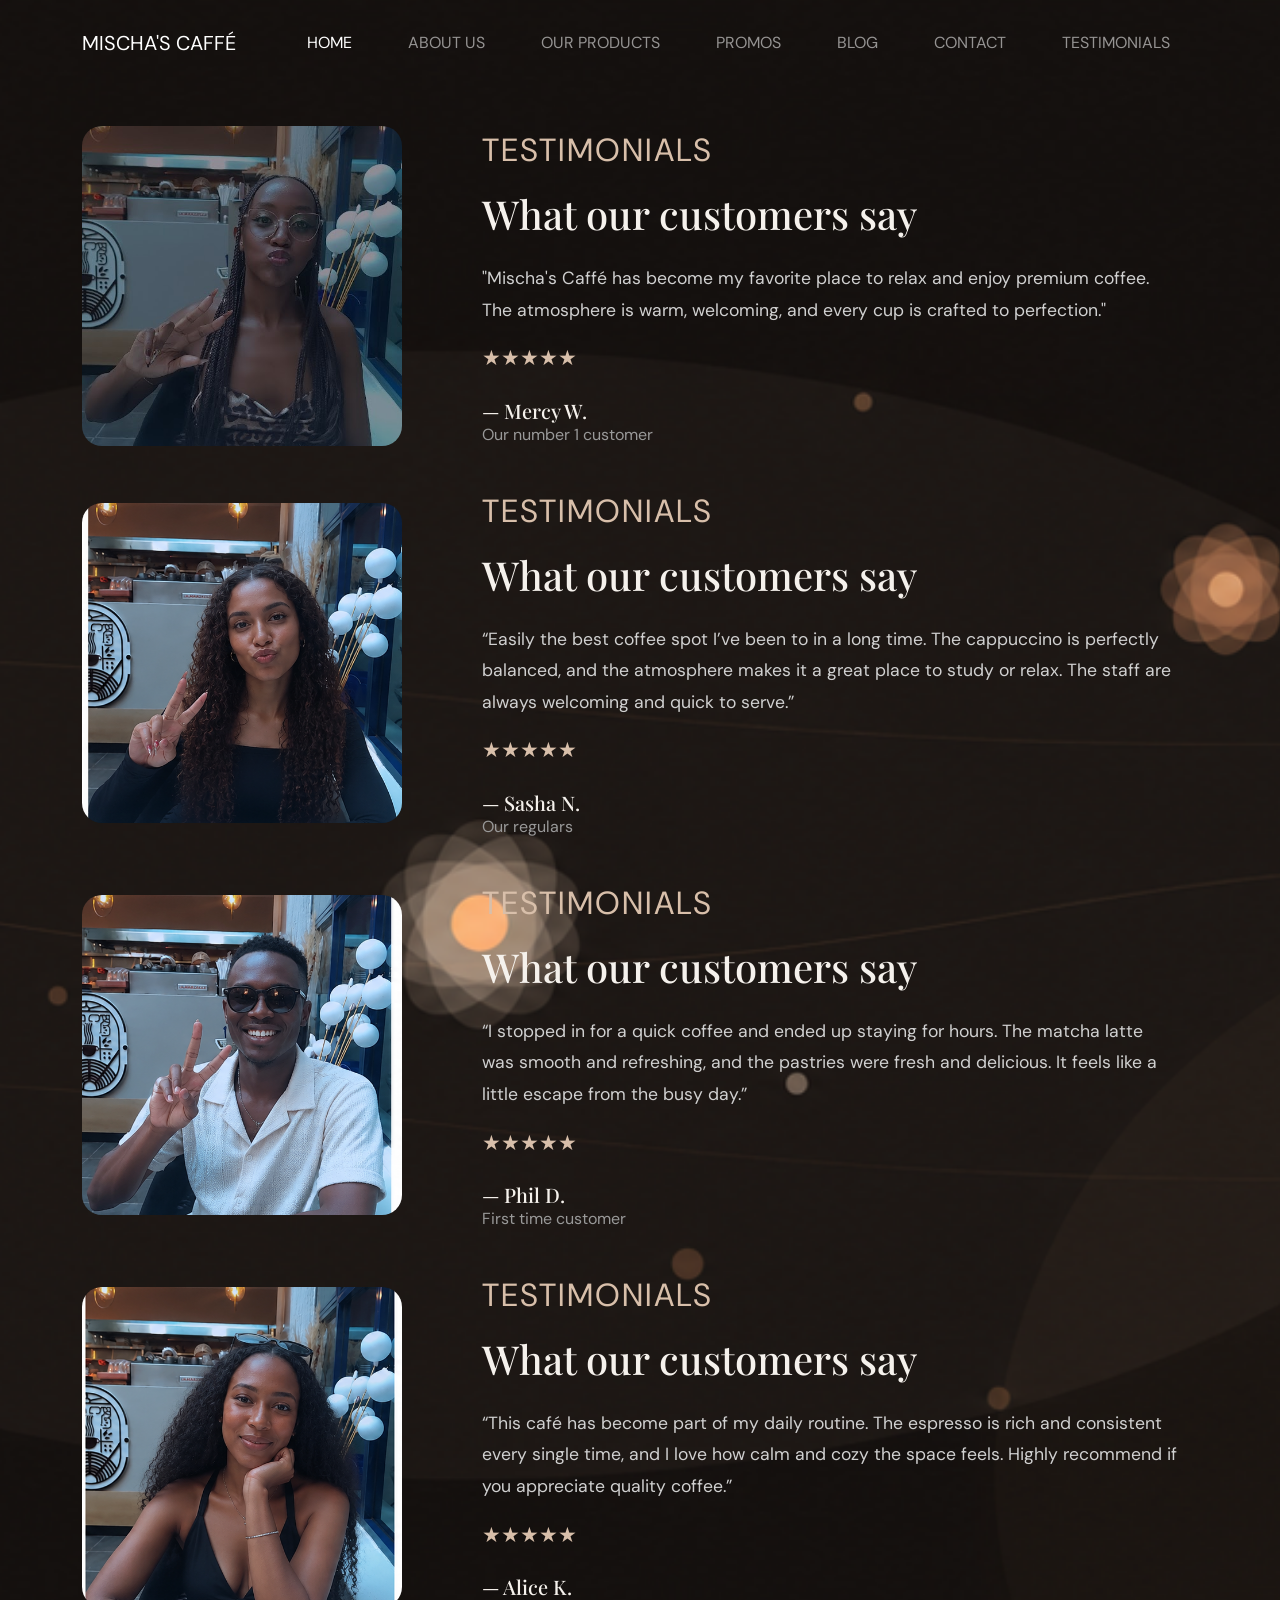
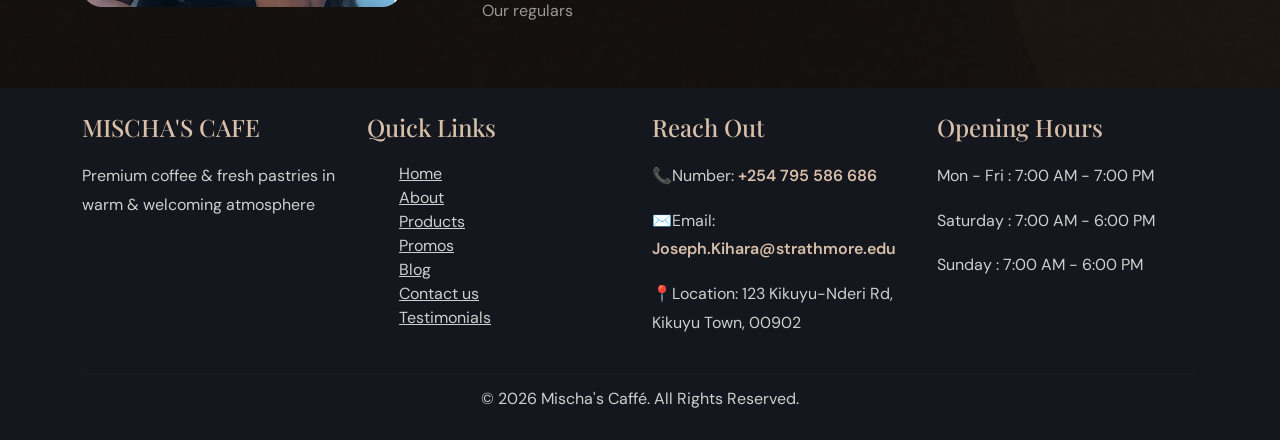
<file: testimonials.html>
<!DOCTYPE html>
<html lang="en">
    <head>
        <meta charset="UTF-8">
        <meta name="viewport" content="width=device-width, initial-scale=1.0">

        <link rel="preconnect" href="https://fonts.googleapis.com">
        <link rel="preconnect" href="https://fonts.gstatic.com" crossorigin>
        <link href="https://fonts.googleapis.com/css2?family=Playfair+Display:wght@400;500;600;700&family=DM+Sans:wght@300;400;500;700&display=swap" rel="stylesheet">

        <link href="https://cdn.jsdelivr.net/npm/bootstrap@5.3.7/dist/css/bootstrap.min.css" rel="stylesheet">

        <link rel="stylesheet" href="css/styles.css">

        <title>Mischa's Caffé</title>
        <link rel="icon" type="image/x-icon" href="images/favicon.png">
    </head>
    <body>
        <nav class="navbar navbar-expand-lg navbar-dark">
            <div class="container">
                <a class="navbar-brand" href="index.html">MISCHA'S CAFFÉ</a>
                <button class="navbar-toggler" type="button" data-bs-toggle="collapse" data-bs-target="#navbarNav">
                    <span class="navbar-toggler-icon"></span>
                </button>

                <div class="collapse navbar-collapse" id="navbarNav">
                    <ul class="navbar-nav ms-auto">
                        <li class="toplinks">
                            <a class="nav-link active" href="index.html">HOME</a>
                        </li>
                        <li class="toplinks">
                            <a class="nav-link" href="about.html">ABOUT US</a>
                        </li>
                        <li class="toplinks">
                            <a class="nav-link" href="products.html">OUR PRODUCTS</a>
                        </li>
                        <li class="toplinks">
                            <a class="nav-link" href="promos.html">PROMOS</a>
                        </li>
                        <li class="toplinks">
                            <a class="nav-link" href="blog.html">BLOG</a>
                        </li>
                        <li class="toplinks">
                            <a class="nav-link" href="contacts.html">CONTACT</a>
                        </li>
                        <li class="toplinks">
                            <a class="nav-link" href="testimonials.html">TESTIMONIALS</a>
                        </li>
                    </ul>
                </div>
            </div>
        </nav>

        <section class="testimonials">
            <div class="container">
                <div class="row align-items-center">
                    <div class="col-lg-4">
                        <div class="testimonials-image">
                            <img src="images/customer.jpg" alt="Customer" class="img-fluid">
                        </div>
                    </div>
                    <div class="col-lg-8">
                        <div class="testimonials-content">
                            <p class="testimonials-tag">
                                TESTIMONIALS
                            </p>
                            <h2>What our customers say</h2>
                            <p class="testimonial-text">
                                "Mischa's Caffé has become my favorite place to
                                relax and enjoy premium coffee. The atmosphere
                                is warm, welcoming, and every cup is crafted
                                to perfection."
                            </p>
                            <div class="stars">
                                ★★★★★
                            </div>
                            <h5>— Mercy W.</h5>
                            <span>Our number 1 customer</span>
                        </div>
                    </div>
                    <div class="col-lg-4">
                        <div class="testimonials-image">
                            <img src="images/customer2.png" alt="Customer" class="img-fluid">
                        </div>
                    </div>
                    <div class="col-lg-8">
                        <div class="testimonials-content">
                            <p class="testimonials-tag">
                                TESTIMONIALS
                            </p>
                            <h2>What our customers say</h2>
                            <p class="testimonial-text">
                                “Easily the best coffee spot I’ve been to in a long time. 
                                The cappuccino is perfectly balanced, and the atmosphere makes it a great place to study or relax. 
                                The staff are always welcoming and quick to serve.”
                            </p>
                            <div class="stars">
                                ★★★★★
                            </div>
                            <h5>— Sasha N.</h5>
                            <span>Our regulars</span>
                        </div>
                    </div>
                    <div class="col-lg-4">
                        <div class="testimonials-image">
                            <img src="images/customer3.png" alt="Customer" class="img-fluid">
                        </div>
                    </div>
                    <div class="col-lg-8">
                        <div class="testimonials-content">
                            <p class="testimonials-tag">
                                TESTIMONIALS
                            </p>
                            <h2>What our customers say</h2>
                            <p class="testimonial-text">
                                “I stopped in for a quick coffee and ended up staying for hours. 
                                The matcha latte was smooth and refreshing, and the pastries were fresh and delicious. 
                                It feels like a little escape from the busy day.”
                            </p>
                            <div class="stars">
                                ★★★★★
                            </div>
                            <h5>— Phil D.</h5>
                            <span>First time customer</span>
                        </div>
                    </div>
                    <div class="col-lg-4">
                        <div class="testimonials-image">
                            <img src="images/customer4.png" alt="Customer" class="img-fluid">
                        </div>
                    </div>
                    <div class="col-lg-8">
                        <div class="testimonials-content">
                            <p class="testimonials-tag">
                                TESTIMONIALS
                            </p>
                            <h2>What our customers say</h2>
                            <p class="testimonial-text">
                                “This café has become part of my daily routine. 
                                The espresso is rich and consistent every single time, and I love how calm and cozy the space feels. 
                                Highly recommend if you appreciate quality coffee.”
                            </p>
                            <div class="stars">
                                ★★★★★
                            </div>
                            <h5>— Alice K.</h5>
                            <span>Our regulars</span>
                        </div>
                    </div>
                </div>
            </div>
        </section>
        <footer class="footer">
            <div class="container">
                <div class="row gy-4">
                    <div class="col-md-6 col-lg-3">
                        <h4>MISCHA'S CAFE</h4>
                        <p>Premium coffee & fresh pastries in warm & welcoming atmosphere</p>
                    </div>
                    <div class="col-md-6 col-lg-3">
                        <h4>Quick Links</h4>
                        <ul class="footer-links">
                            <li><a href="index.html">Home</a></li>
                            <li><a href="about.html">About</a></li>
                            <li><a href="products.html">Products</a></li>
                            <li><a href="promos.html">Promos</a></li>
                            <li><a href="blog.html">Blog</a></li>
                            <li><a href="contacts.html">Contact us</a></li>
                            <li><a href="testimonials.html">Testimonials</a></li>
                        </ul>
                    </div>
                    <div class="col-md-6 col-lg-3">
                        <h4>Reach Out</h4>
                        <p>📞Number: <span id="phoneNumber" class="copy-text"> +254 795 586 686</span></p>
                        <p>✉️Email: <span id="emailAddress" class="copy-text"> Joseph.Kihara@strathmore.edu</span></p>
                        <p>📍Location: 123 Kikuyu-Nderi Rd, Kikuyu Town, 00902</p>
                    </div>
                    <div class="col-md-6 col-lg-3">
                        <h4>Opening Hours</h4>
                        <p>Mon - Fri : 7:00 AM - 7:00 PM</p>
                        <p>Saturday : 7:00 AM - 6:00 PM</p>
                        <p>Sunday : 7:00 AM - 6:00 PM</p>
                    </div>
                </div>
                <hr>
                <div class="footer-bottom text-center">
                    <p>
                        © <span id="year"></span> Mischa's Caffé. All Rights Reserved.
                    </p>
                </div>
            </div>
        </footer>
        <script src="https://cdn.jsdelivr.net/npm/bootstrap@5.3.7/dist/js/bootstrap.bundle.min.js"></script>

        <script src="js/script.js"></script>
    </body>
    
</html>
</file>
<file: css/styles.css>
*{
    margin: 0;
    padding: 0;
    box-sizing: border-box;
}

body{
    min-height: 100vh;
    /*background-color: #1A1D23;*/
    background-image: url("../images/desktop-background.png");
    background-position: center;
    background-repeat: no-repeat;
    background-size: cover;
    margin: 0;
    font-family: "DM Sans", sans-serif;
    color: #F5F1EC;
}

h1, h2, h3, h4, h5, h6{
    font-family: "Playfair Display", serif;
}

.hero{
    min-height: 100vh;
    padding: 40px;
    display: flex;
    align-items: center;
}

.hero-content{
    position: relative;
    max-width: 650px;
    width: 100%;
    padding: 0 20px;
}

.hero-tagline{
    color: #D8BFAA;
    letter-spacing: 2px;
    font-size: clamp(0.8rem, 2vw, 0.9rem);
}

.hero-heading{
    font-size: clamp(2.2rem, 5vw, 4rem);
    margin: 20px 0;
    line-height: 1.2;
}

.hero-description{
    font-size: clamp(1rem, 2vw, 1.1rem);
    color: #d0d0d0;
    margin-bottom: 30px;
}

.hero-buttons .btn {
    margin-bottom: 10px;
}

.container{
    background: transparent;
}

.toplinks{
    margin: 5px 10px;
    padding: 10px;
    display: inline-block;
}

.btn-primary{
    background-color: #D8BFAA;
    border-color: #D8BFAA;
    color: #111;
}

.btn-primary:hover{
    background-color: #C8A991;
    border-color: #C8A991;
    color: #111;
}

.btn-outline-light:hover{
    color: #111;
}

.about-hero, .contact-hero{
    width: 100%;
    max-width: 750px;
    position: relative;
    padding: 20px 20px 40px 20px;
}

.products-section{
    padding: 30px 0;
    background: transparent;
}

.section-title{
    text-align: center;
    margin-bottom: 60px;
    color: #D8BFAA;
}

.menu-card{
    background: #1A1D23;
    border-radius: 20px;
    overflow: hidden;
    transition: 0.3s;
    height: 100%;
}

.menu-card:hover{
    transform: translateY(-5px);
    box-shadow: 0 10px 30px rgba(0,0,0,0.3);
}

.menu-card img{
    width: 100%;
    height: 180px;
    object-fit: cover;
}

.menu-card h3{
    padding: 15px 15px 5px;
    font-size: 1.2rem;
}

.menu-card p{
    padding: 0 15px;
    font-size: 0.9rem;
    color: #cfcfcf;
}

.menu-card span{
    display: block;
    padding: 15px;
    color: #D8BFAA;
    font-weight: 700;
}

@media(min-width: 768px){
    .hero-content{
        padding-left: 30px;
        padding-right: 0;
    }
    .about-hero, .contact-hero{
        padding-left: 30px;
        padding-right: 0;
    }
}

@media(max-width: 991.98px){
    .navbar-collapse{
        background: rgba(0, 0, 0, 0.8);
        padding: 20px;
        border-radius: 8px;
        margin-top: 10px;
    }
    .toplinks{
        display: block;
        margin: 10px 0;
    }
}

.testimonials{
    padding: 20px 0;
    background: transparent;
}

.testimonials-image img{
    display: flex;
    justify-content: center;
    width: 100%;
    max-width: 320px;
    height: 320px;
    border-radius: 20px;
    object-fit: cover;
}

.testimonials-image:hover{
    transform: translateY(-5px);
    box-shadow:
        0 10px 30px rgba(0,0,0,0.3);
}
.testimonials-content:hover{
    transform: translateY(-5px);
    box-shadow:
        0 10px 30px rgba(0,0,0,0.3);
}

.testimonials-content{
    padding: 20px;
}

.testimonials-tag{
    color: #D8BFAA;
    letter-spacing: 2px;
    font-size: 2rem;
}

.testimonials-content h2{
    font-size:2.5rem;
    margin:15px 0 25px;
}

.stars{
    color:#D8BFAA;
    font-size:1.3rem;
    margin-bottom:20px;
}

.testimonial-text{
    font-size:1.1rem;
    line-height:1.8;
    color:#d0d0d0;
}

.testimonials-content h5{
    margin-top:25px;
    margin-bottom:0;
}

.testimonials-content span{
    color:#999;
}

.coffee-facts{
    padding: 20px 0;
    background: transparent;
}

.fact-item{
    margin-bottom:20px;
}

.fact-image{
    width:100%;
    height:350px;
    object-fit:cover;
    border-radius:20px;
    transition:0.3s;
}

.fact-image:hover{
    transform:scale(1.03);
}

.fact-number{
    color:#D8BFAA;
    letter-spacing:2px;
    font-size:0.9rem;
}

.fact-item h2{
    font-size:2.8rem;
    margin:15px 0;
}

.fact-item p{
    font-size:1.1rem;
    color:#d0d0d0;
    line-height:1.8;
}

.contact-section{
    padding:20px 0;
}

.section-tag{
    color:#D8BFAA;
    letter-spacing:2px;
}

.contact-info{
    background:#1A1D23;
    padding:30px;
    border-radius:20px;
    width: 300px;
}

.contact-info h3{
    margin-bottom:25px;
}

.contact-info p{
    margin-bottom:20px;
    color:#d0d0d0;
}

.copy-text{
    color:#D8BFAA;
    cursor:pointer;
    transition:0.3s;
    font-weight:600;
}

.copy-text:hover{
    color:#F5F1EC;
    text-decoration:underline;
}

.contact-form .form-control{
    background:#D8BFAA;
    border:none;
    color:white;
    padding:15px;
    border-radius:12px;
}

.contact-form .form-control:focus{
    box-shadow:none;
    border:1px solid #D8BFAA;
}

.submit-btn{
    background:#D8BFAA;
    color:#0F1115;
    padding:8px 10px;
    border:none;
    border-radius:12px;
    font-weight:700;
}

.submit-btn:hover{
    background:#C8A991;
}

#errorMessage{
    color: #ff6b6b;
    margin-bottom: 15px;
    font-weight: 500;
}

.story-section{
    padding:20px 0;
}

.story-image{
    width:100%;
    height:500px;
    object-fit:cover;
    border-radius:20px;
}

.values-section{
    padding:20px 0;
}

.value-card{
    background:#1A1D23;
    padding:30px;
    text-align:center;
    border-radius:20px;
    height:100%;
    transition:0.3s;
}

.value-card:hover{
    transform:translateY(-5px);
}

.value-card h3{
    font-size:2.5rem;
}

.mission-section{
    padding:20px 0;
}

.mission-text{
    max-width:700px;
    margin:auto;
    color:#d0d0d0;
}

.offers-hero{
    padding:30px 0 80px;
    text-align:center;
}

.offers-hero h1{
    font-size:4rem;
    margin:20px 0;
}

.hero-subtitle{
    max-width:700px;
    margin:auto;
    color:#d0d0d0;
}

.featured-offer{
    padding: 15px 0;
}

.featured-image{
    width:100%;
    height:450px;
    object-fit:cover;
    border-radius:20px;
}

.weekly-offers{
    padding:20px 0;
}

.offer-card{
    background:#1A1D23;
    border-radius:20px;
    overflow:hidden;
    box-shadow:0 8px 20px rgba(0,0,0,0.25);
    transition:transform .3s ease, box-shadow .3s ease;
}

.offer-card:hover{
    transform:translateY(-8px);
    box-shadow:0 12px 30px rgba(0,0,0,0.35);
}

.offer-card img{
    width:100%;
    height:220px;
    object-fit:cover;
}

.offer-card h4{
    margin-top:20px;
}

.offer-card p{
    margin:15px;
    color:#d0d0d0;
}

.offer-card span{
    display:block;
    margin-bottom:20px;
    color:#D8BFAA;
    font-weight:600;
}

.loyalty{
    padding: 20px 0;
    text-align:center;
}

.loyalty h2{
    margin:20px 0;
}

.loyalty p{
    color:#d0d0d0;
    font-size:1.2rem;
}

.coffee-section{
    padding: 20px;
}

.tea-section{
    padding: 20px;
}
.collection-card{
    background:#1A1D23;
    border-radius:20px;
    overflow:hidden;
    text-align:center;
    height:100%;
    transition:.3s;
}

.collection-card img{
    width:100%;
    height:250px;
    object-fit:cover;
}

.collection-card:hover{
    transform:translateY(-8px);
}

.collection-card h4{
    margin:20px 0 10px;
}

.collection-card p{
    padding:0 20px 20px;
    color:#d0d0d0;
}

.footer{
    background-color: #14171D;
    padding: 25px 0 10px;
    margin-top: 25px;
}

.footer h4{
    font-family: "Playfair Display", serif;
    color: #D8BFAA;
    margin-bottom: 20px;
}

.footer p{
    color: #cfcfcf;
    line-height: 1.8;
}

.footer-links li{
    list-style: none;
    padding: 0;
}

.footer-links a{
    color: #cfcfcf;
    text-decoration: underline;
    transition: .3s;
}

.footer-links a:hover{
    color: #D8BFAA;
    padding-left: 6px;
}

.footer hr{
    border-color: #333;
    margin: 20px 0 10px;
}

.footer-bottom{
    color: #999;
}
</file>
